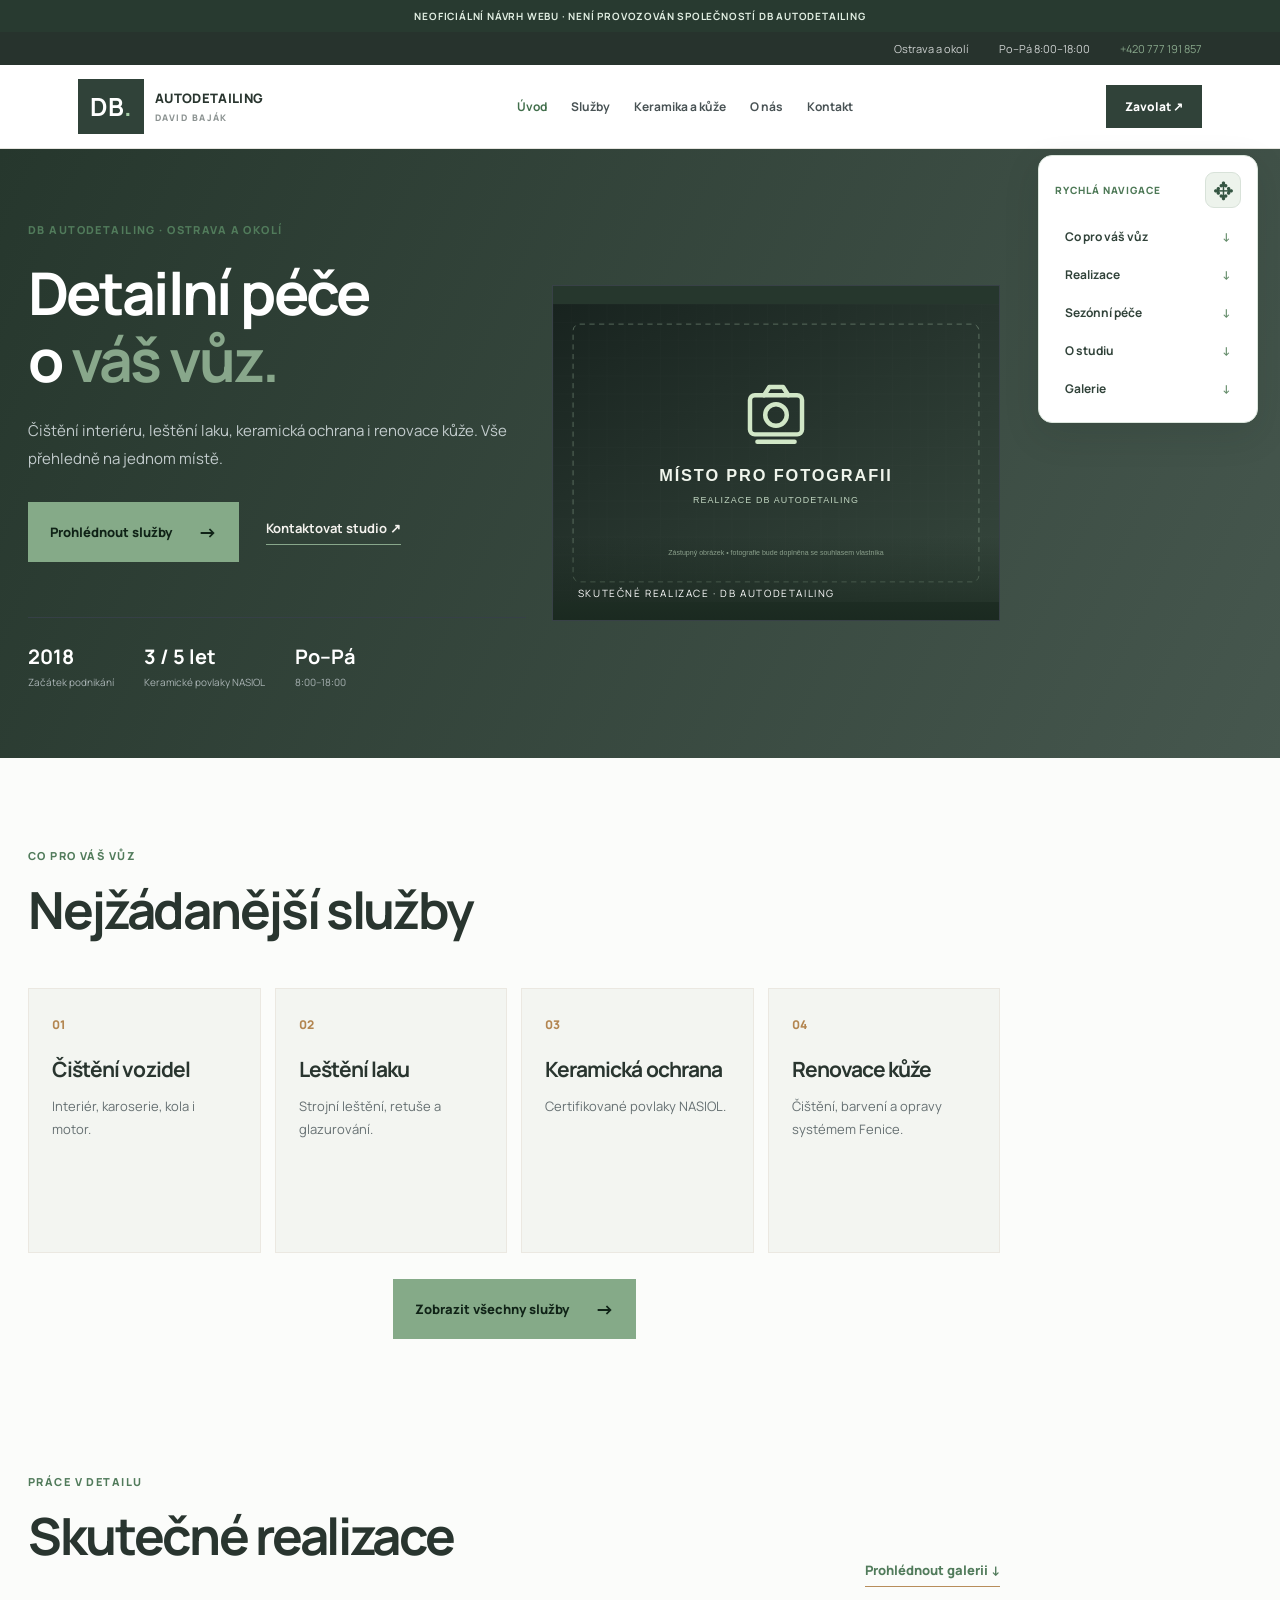
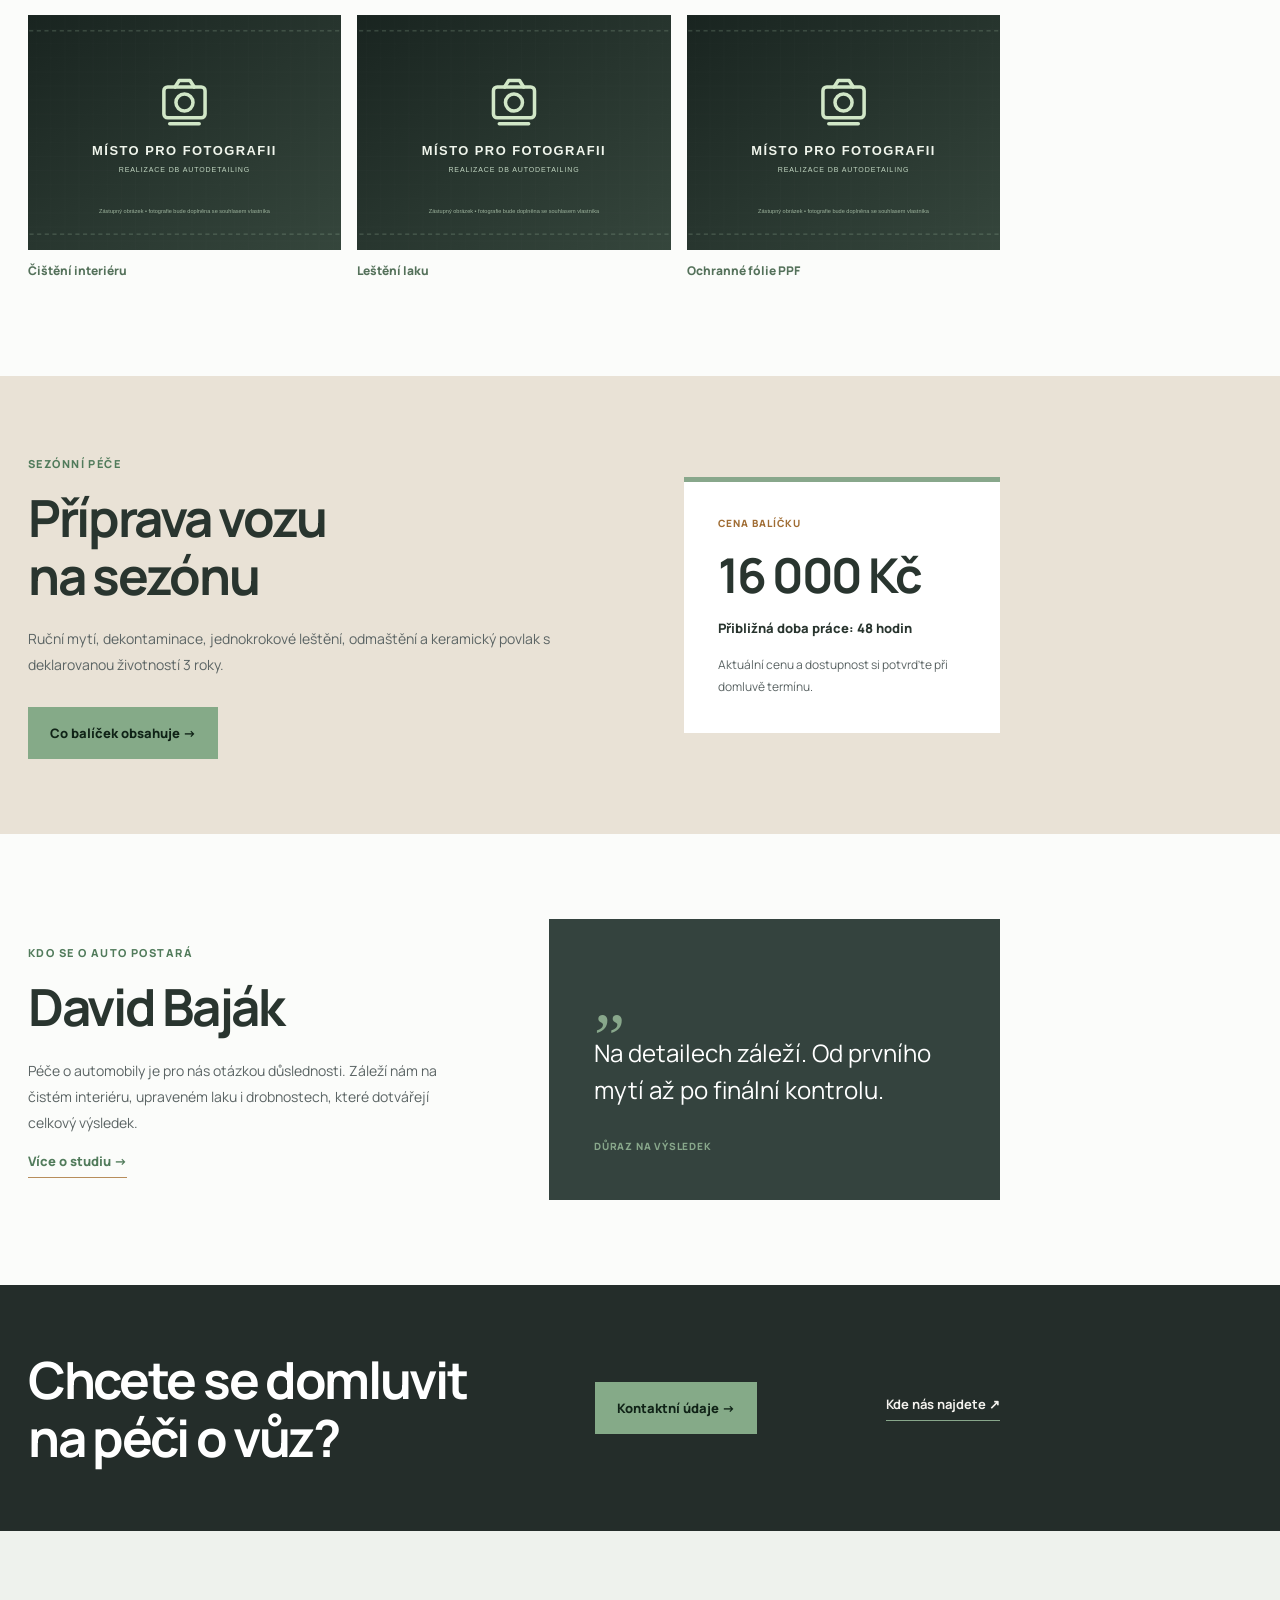
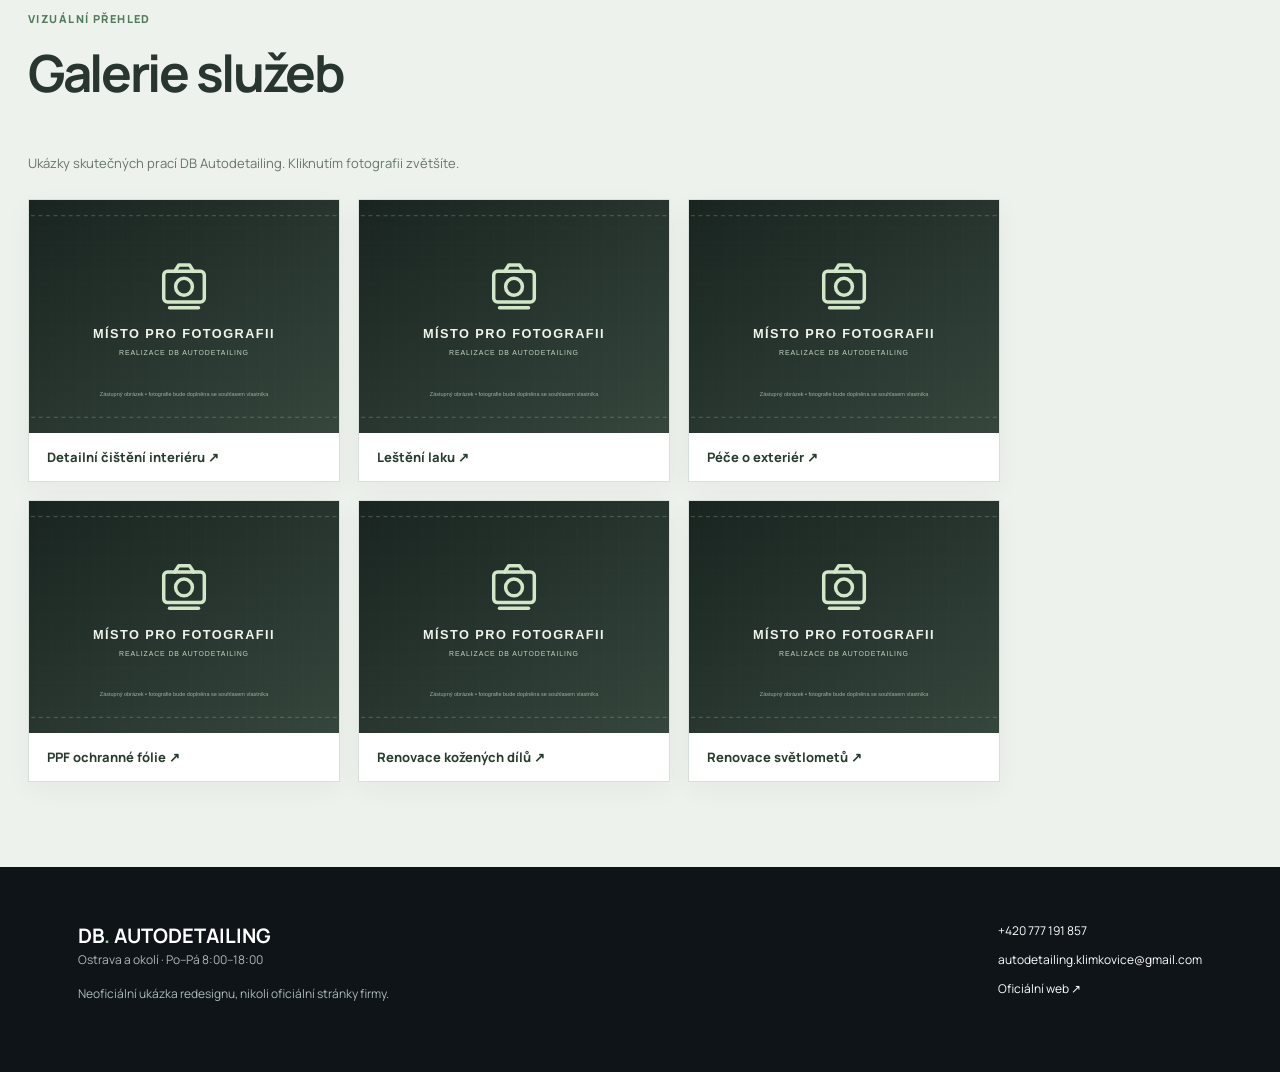
<file: index.html>
<!DOCTYPE html>
<html lang="cs"><head><meta charset="utf-8"/><meta content="width=device-width,initial-scale=1" name="viewport"/><meta content="DB Autodetailing – přehled služeb a péče o vozidla v Ostravě a okolí. Neoficiální návrh webu." name="description"/><title>Úvod | DB Autodetailing – návrh</title><link href="style.css?v=20261019-fix3" rel="stylesheet"/><script defer="" src="script.js?v=20261019-fix3"></script></head><body><div class="notice">NEOFICIÁLNÍ NÁVRH WEBU · NENÍ PROVOZOVÁN SPOLEČNOSTÍ DB AUTODETAILING</div><div class="topline"><span>Ostrava a okolí</span><span>Po–Pá 8:00–18:00</span><a href="tel:+420777191857">+420 777 191 857</a></div><header><a class="brand" href="index.html"><b>DB<span>.</span></b><span>AUTODETAILING<small>DAVID BAJÁK</small></span></a><button aria-controls="nav" aria-expanded="false" class="hamburger">☰ Menu</button><nav id="nav"><a class="active" href="index.html">Úvod</a><a class="" href="sluzby.html">Služby</a><a class="" href="keramika.html">Keramika a kůže</a><a class="" href="o-nas.html">O nás</a><a class="" href="kontakt.html">Kontakt</a></nav><a class="call" href="tel:+420777191857">Zavolat ↗</a></header><main><section class="hero"><div class="wrap hero-grid"><div><span class="eyebrow">DB AUTODETAILING · OSTRAVA A OKOLÍ</span><h1>Detailní péče<br/>o <em>váš vůz.</em></h1><p>Čištění interiéru, leštění laku, keramická ochrana i renovace kůže. Vše přehledně na jednom místě.</p><div class="actions"><a class="btn" href="sluzby.html">Prohlédnout služby <span>→</span></a><a class="subtle" href="kontakt.html">Kontaktovat studio ↗</a></div><div class="facts"><div><b>2018</b><small>Začátek podnikání</small></div><div><b>3 / 5 let</b><small>Keramické povlaky NASIOL</small></div><div><b>Po–Pá</b><small>8:00–18:00</small></div></div></div><div class="hero-art"><img alt="Bílé BMW ve studiu DB Autodetailing" class="hero-photo" fetchpriority="high" src="fotografie/placeholder.svg"/><span class="art-caption">SKUTEČNÉ REALIZACE · DB AUTODETAILING</span></div></div></section><div class="quick-nav-shell wrap"><aside aria-label="Rychlá navigace" class="quick-nav"><div class="quick-nav-heading"><span class="eyebrow">RYCHLÁ NAVIGACE</span><button class="quick-nav-drag" type="button" aria-label="Přesunout rychlou navigaci tažením; dvojklik vrátí původní pozici" title="Tažením přesunout · dvojklik vrátí zpět">✥</button></div><a href="#sluzby-uvod">Co pro váš vůz <span>↓</span></a><a href="#realizace">Realizace <span>↓</span></a><a href="#sezonni-pece">Sezónní péče <span>↓</span></a><a href="#o-studiu">O studiu <span>↓</span></a><a href="#galerie">Galerie <span>↓</span></a></aside></div>
<section class="section wrap" id="sluzby-uvod"><div class="section-head"><div><span class="eyebrow">CO PRO VÁŠ VŮZ</span><h2>Nejžádanější služby</h2></div></div><div class="cards"><article class="card"><span>01</span><h3>Čištění vozidel</h3><p>Interiér, karoserie, kola i motor.</p></article><article class="card"><span>02</span><h3>Leštění laku</h3><p>Strojní leštění, retuše a glazurování.</p></article><article class="card"><span>03</span><h3>Keramická ochrana</h3><p>Certifikované povlaky NASIOL.</p></article><article class="card"><span>04</span><h3>Renovace kůže</h3><p>Čištění, barvení a opravy systémem Fenice.</p></article></div><div class="services-cta"><a class="btn" href="sluzby.html">Zobrazit všechny služby <span>→</span></a></div></section><section class="photo-story section wrap" id="realizace"><div class="section-head"><div><span class="eyebrow">PRÁCE V DETAILU</span><h2>Skutečné realizace</h2></div><a class="text-link" href="#galerie">Prohlédnout galerii ↓</a></div><div class="story-grid"><figure><img alt="Vyčištěný světlý interiér vozu" loading="lazy" src="fotografie/placeholder.svg"/><figcaption>Čištění interiéru</figcaption></figure><figure><img alt="Leštění červeného laku" loading="lazy" src="fotografie/placeholder.svg"/><figcaption>Leštění laku</figcaption></figure><figure><img alt="Ochranná fólie na displeji vozu" loading="lazy" src="fotografie/placeholder.svg"/><figcaption>Ochranné fólie PPF</figcaption></figure></div></section>
<section class="promo" id="sezonni-pece"><div class="wrap promo-grid"><div><span class="eyebrow">SEZÓNNÍ PÉČE</span><h2>Příprava vozu<br/>na sezónu</h2><p>Ruční mytí, dekontaminace, jednokrokové leštění, odmaštění a keramický povlak s deklarovanou životností 3 roky.</p><a class="btn light" href="keramika.html#balicek">Co balíček obsahuje →</a></div><div class="price"><small>CENA BALÍČKU</small><strong>16 000 Kč</strong><span>Přibližná doba práce: 48 hodin</span><p>Aktuální cenu a dostupnost si potvrďte při domluvě termínu.</p></div></div></section>
<section class="section wrap about-short" id="o-studiu"><div><span class="eyebrow">KDO SE O AUTO POSTARÁ</span><h2>David Baják</h2><p>Péče o automobily je pro nás otázkou důslednosti. Záleží nám na čistém interiéru, upraveném laku i drobnostech, které dotvářejí celkový výsledek.</p><a class="text-link" href="o-nas.html">Více o studiu →</a></div><div class="quote"><span>„</span><p>Na detailech záleží. Od prvního mytí až po finální kontrolu.</p><small>DŮRAZ NA VÝSLEDEK</small></div></section><section class="bottom-cta"><div class="wrap"><h2>Chcete se domluvit<br/>na péči o vůz?</h2><a class="btn" href="kontakt.html">Kontaktní údaje →</a><a class="subtle" href="kontakt.html#mapa">Kde nás najdete ↗</a></div></section><section class="gallery-section section wrap" id="galerie"><div class="section-head"><div><span class="eyebrow">VIZUÁLNÍ PŘEHLED</span><h2>Galerie služeb</h2></div></div><p class="gallery-note">Ukázky skutečných prací DB Autodetailing. Kliknutím fotografii zvětšíte.</p><div class="gallery-grid"><button aria-label="Zvětšit: Detailní čištění interiéru" class="gallery-item" data-gallery="0" type="button"><img alt="Detailní čištění interiéru" loading="lazy" src="fotografie/placeholder.svg"/><span>Detailní čištění interiéru ↗</span></button><button aria-label="Zvětšit: Leštění laku" class="gallery-item" data-gallery="1" type="button"><img alt="Leštění laku" loading="lazy" src="fotografie/placeholder.svg"/><span>Leštění laku ↗</span></button><button aria-label="Zvětšit: Péče o exteriér" class="gallery-item" data-gallery="2" type="button"><img alt="Péče o exteriér" loading="lazy" src="fotografie/placeholder.svg"/><span>Péče o exteriér ↗</span></button><button aria-label="Zvětšit: PPF ochranné fólie" class="gallery-item" data-gallery="3" type="button"><img alt="PPF ochranné fólie" loading="lazy" src="fotografie/placeholder.svg"/><span>PPF ochranné fólie ↗</span></button><button aria-label="Zvětšit: Renovace kožených dílů" class="gallery-item" data-gallery="4" type="button"><img alt="Renovace kožených dílů" loading="lazy" src="fotografie/placeholder.svg"/><span>Renovace kožených dílů ↗</span></button><button aria-label="Zvětšit: Renovace světlometů" class="gallery-item" data-gallery="5" type="button"><img alt="Renovace světlometů" loading="lazy" src="fotografie/placeholder.svg"/><span>Renovace světlometů ↗</span></button></div></section><dialog aria-label="Prohlížení galerie" class="gallery-dialog" id="gallery-dialog"><div class="gallery-view"><img alt="" id="gallery-large"/><p id="gallery-caption"></p><div class="gallery-controls"><button aria-label="Předchozí obrázek" id="gallery-prev" type="button">← Předchozí</button><span class="gallery-count" id="gallery-count"></span><button aria-label="Další obrázek" id="gallery-next" type="button">Další →</button><button aria-label="Zavřít galerii" class="close-gallery" id="gallery-close" type="button">✕ Zavřít</button></div></div></dialog></main><footer><div><strong>DB<span class="accent">.</span> AUTODETAILING</strong><p>Ostrava a okolí · Po–Pá 8:00–18:00</p><p>Neoficiální ukázka redesignu, nikoli oficiální stránky firmy.</p></div><div><a href="tel:+420777191857">+420 777 191 857</a><a href="mailto:autodetailing.klimkovice@gmail.com">autodetailing.klimkovice@gmail.com</a><a href="https://dbautodetailing.webnode.cz/" rel="noopener" target="_blank">Oficiální web ↗</a></div></footer></body></html>
</file>
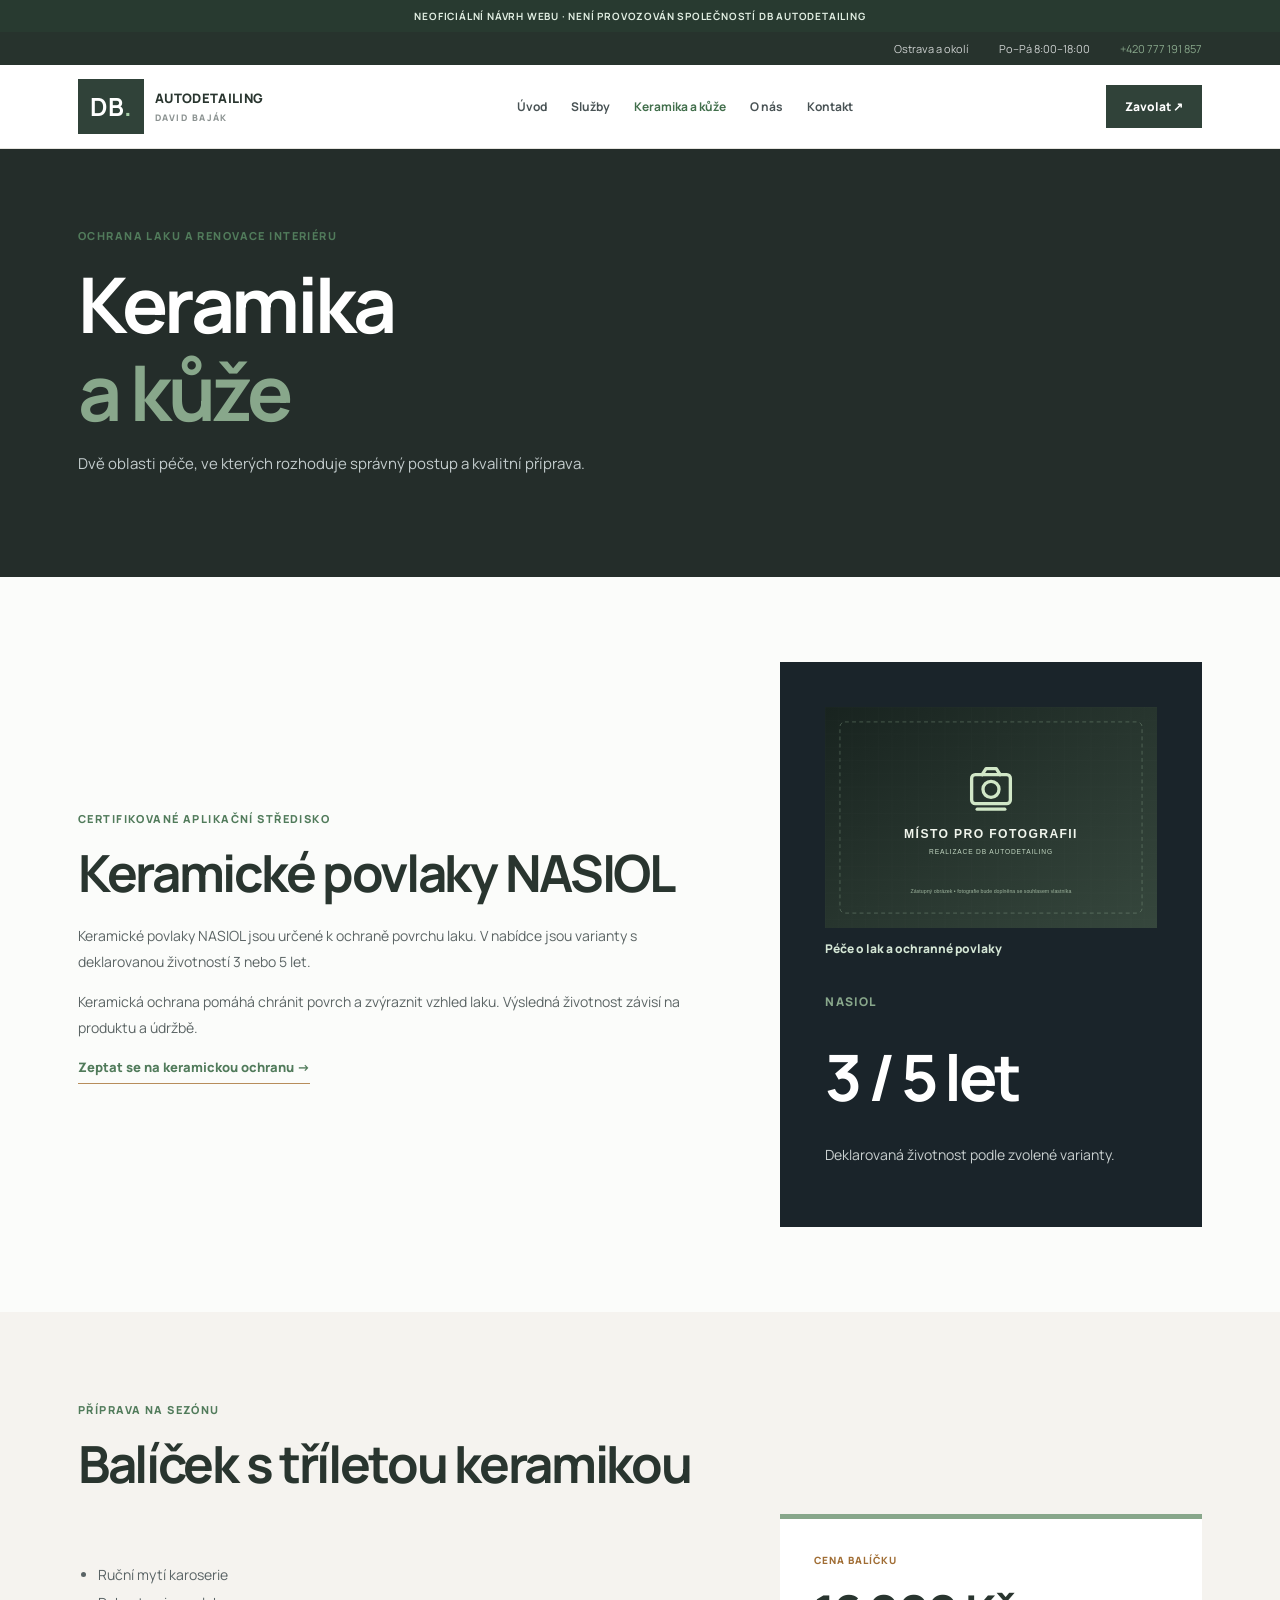
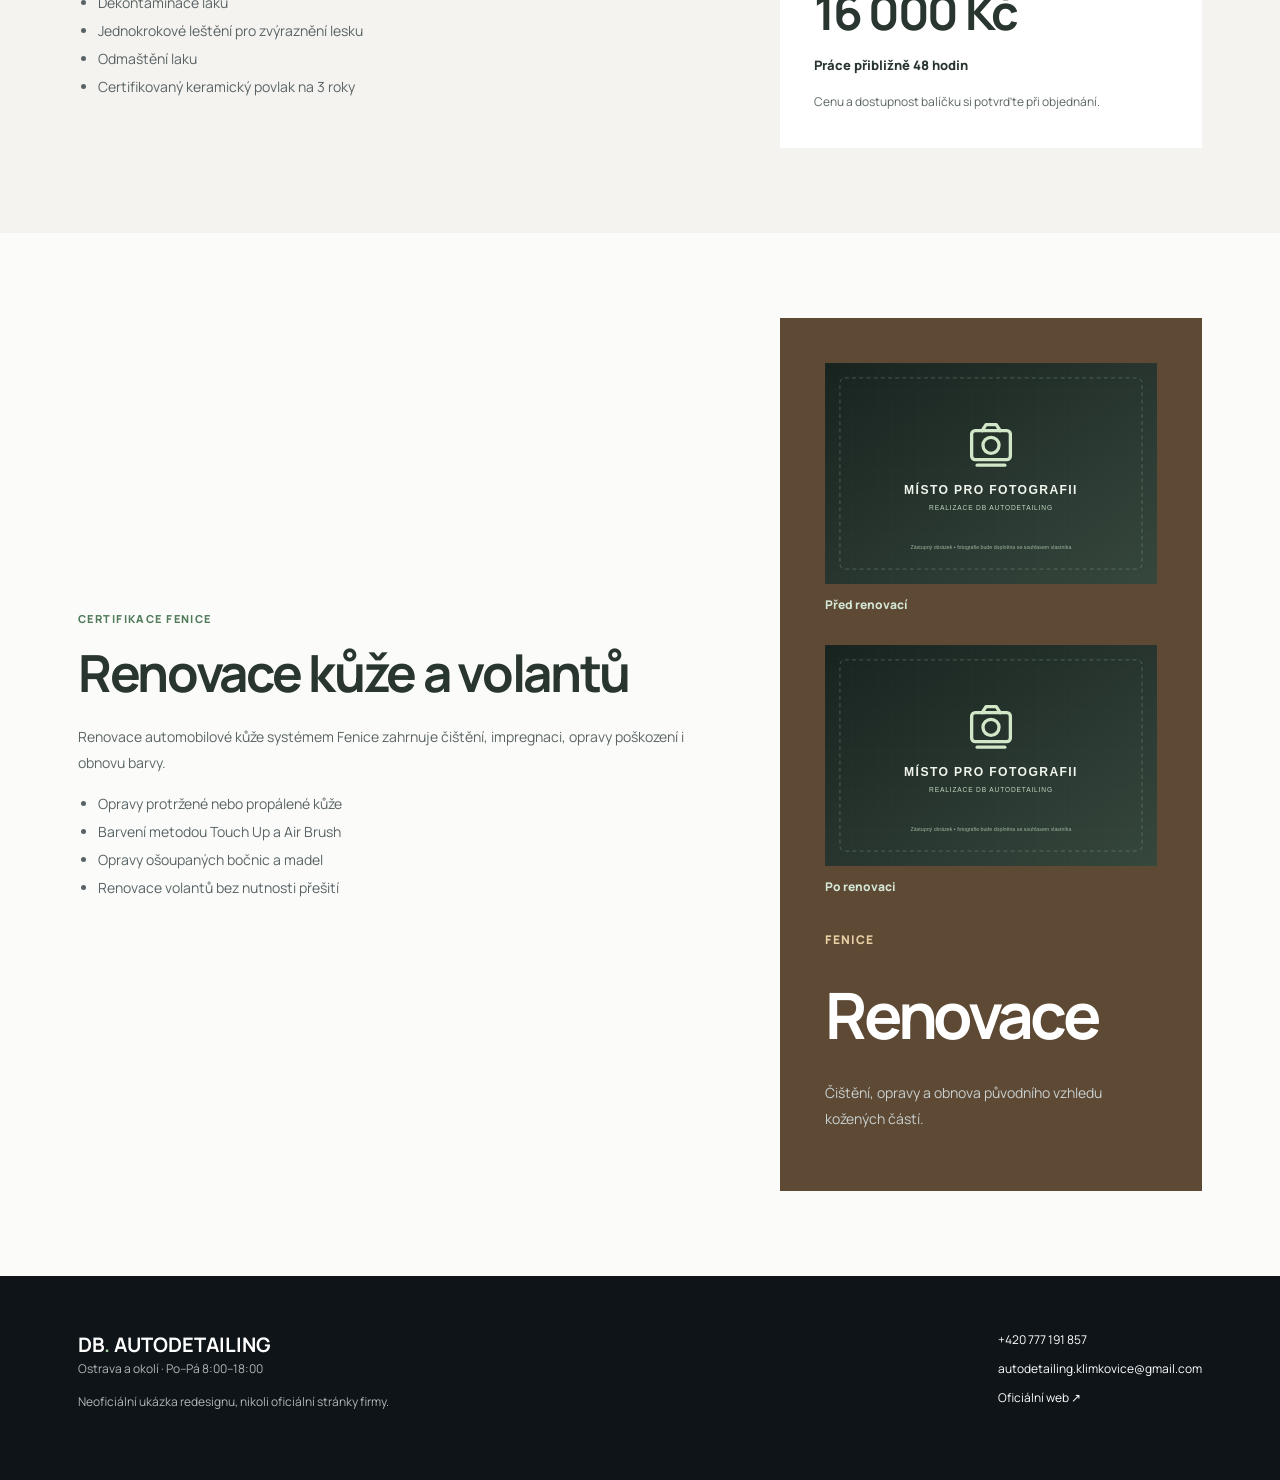
<file: keramika.html>
<!DOCTYPE html>
<html lang="cs"><head><meta charset="utf-8"/><meta content="width=device-width,initial-scale=1" name="viewport"/><meta content="DB Autodetailing – přehled služeb a péče o vozidla v Ostravě a okolí. Neoficiální návrh webu." name="description"/><title>Keramika a kůže | DB Autodetailing – návrh</title><link href="style.css" rel="stylesheet"/><script defer="" src="script.js"></script></head><body><div class="notice">NEOFICIÁLNÍ NÁVRH WEBU · NENÍ PROVOZOVÁN SPOLEČNOSTÍ DB AUTODETAILING</div><div class="topline"><span>Ostrava a okolí</span><span>Po–Pá 8:00–18:00</span><a href="tel:+420777191857">+420 777 191 857</a></div><header><a class="brand" href="index.html"><b>DB<span>.</span></b><span>AUTODETAILING<small>DAVID BAJÁK</small></span></a><button aria-controls="nav" aria-expanded="false" class="hamburger">☰ Menu</button><nav id="nav"><a class="" href="index.html">Úvod</a><a class="" href="sluzby.html">Služby</a><a class="active" href="keramika.html">Keramika a kůže</a><a class="" href="o-nas.html">O nás</a><a class="" href="kontakt.html">Kontakt</a></nav><a class="call" href="tel:+420777191857">Zavolat ↗</a></header><main><section class="page-hero"><div class="wrap"><span class="eyebrow">OCHRANA LAKU A RENOVACE INTERIÉRU</span><h1>Keramika<br/><em>a kůže</em></h1><p>Dvě oblasti péče, ve kterých rozhoduje správný postup a kvalitní příprava.</p></div></section><section class="section wrap split"><div><span class="eyebrow">CERTIFIKOVANÉ APLIKAČNÍ STŘEDISKO</span><h2>Keramické povlaky NASIOL</h2><p>Keramické povlaky NASIOL jsou určené k ochraně povrchu laku. V nabídce jsou varianty s deklarovanou životností 3 nebo 5 let.</p><p>Keramická ochrana pomáhá chránit povrch a zvýraznit vzhled laku. Výsledná životnost závisí na produktu a údržbě.</p><a class="text-link" href="kontakt.html">Zeptat se na keramickou ochranu →</a></div><aside class="feature-box"><figure class="inline-photo"><img alt="Detail laku vozidla při péči o povrch" loading="lazy" src="fotografie/placeholder.svg"/><figcaption>Péče o lak a ochranné povlaky</figcaption></figure><span>NASIOL</span><strong>3 / 5 let</strong><p>Deklarovaná životnost podle zvolené varianty.</p></aside></section><section class="section alt" id="balicek"><div class="wrap"><span class="eyebrow">PŘÍPRAVA NA SEZÓNU</span><h2>Balíček s tříletou keramikou</h2><div class="split"><ul class="checklist"><li>Ruční mytí karoserie</li><li>Dekontaminace laku</li><li>Jednokrokové leštění pro zvýraznění lesku</li><li>Odmaštění laku</li><li>Certifikovaný keramický povlak na 3 roky</li></ul><div class="price pale"><small>CENA BALÍČKU</small><strong>16 000 Kč</strong><span>Práce přibližně 48 hodin</span><p>Cenu a dostupnost balíčku si potvrďte při objednání.</p></div></div></div></section><section class="section wrap split" id="kuze"><div><span class="eyebrow">CERTIFIKACE FENICE</span><h2>Renovace kůže a volantů</h2><p>Renovace automobilové kůže systémem Fenice zahrnuje čištění, impregnaci, opravy poškození i obnovu barvy.</p><ul class="checklist"><li>Opravy protržené nebo propálené kůže</li><li>Barvení metodou Touch Up a Air Brush</li><li>Opravy ošoupaných bočnic a madel</li><li>Renovace volantů bez nutnosti přešití</li></ul></div><aside class="feature-box warm"><figure class="inline-photo"><img alt="Kožený díl BMW před renovací" loading="lazy" src="fotografie/placeholder.svg"/><figcaption>Před renovací</figcaption></figure><figure class="inline-photo"><img alt="Kožený díl BMW po renovaci" loading="lazy" src="fotografie/placeholder.svg"/><figcaption>Po renovaci</figcaption></figure><span>FENICE</span><strong>Renovace</strong><p>Čištění, opravy a obnova původního vzhledu kožených částí.</p></aside></section></main><footer><div><strong>DB<span class="accent">.</span> AUTODETAILING</strong><p>Ostrava a okolí · Po–Pá 8:00–18:00</p><p>Neoficiální ukázka redesignu, nikoli oficiální stránky firmy.</p></div><div><a href="tel:+420777191857">+420 777 191 857</a><a href="mailto:autodetailing.klimkovice@gmail.com">autodetailing.klimkovice@gmail.com</a><a href="https://dbautodetailing.webnode.cz/" rel="noopener" target="_blank">Oficiální web ↗</a></div></footer></body></html>
</file>
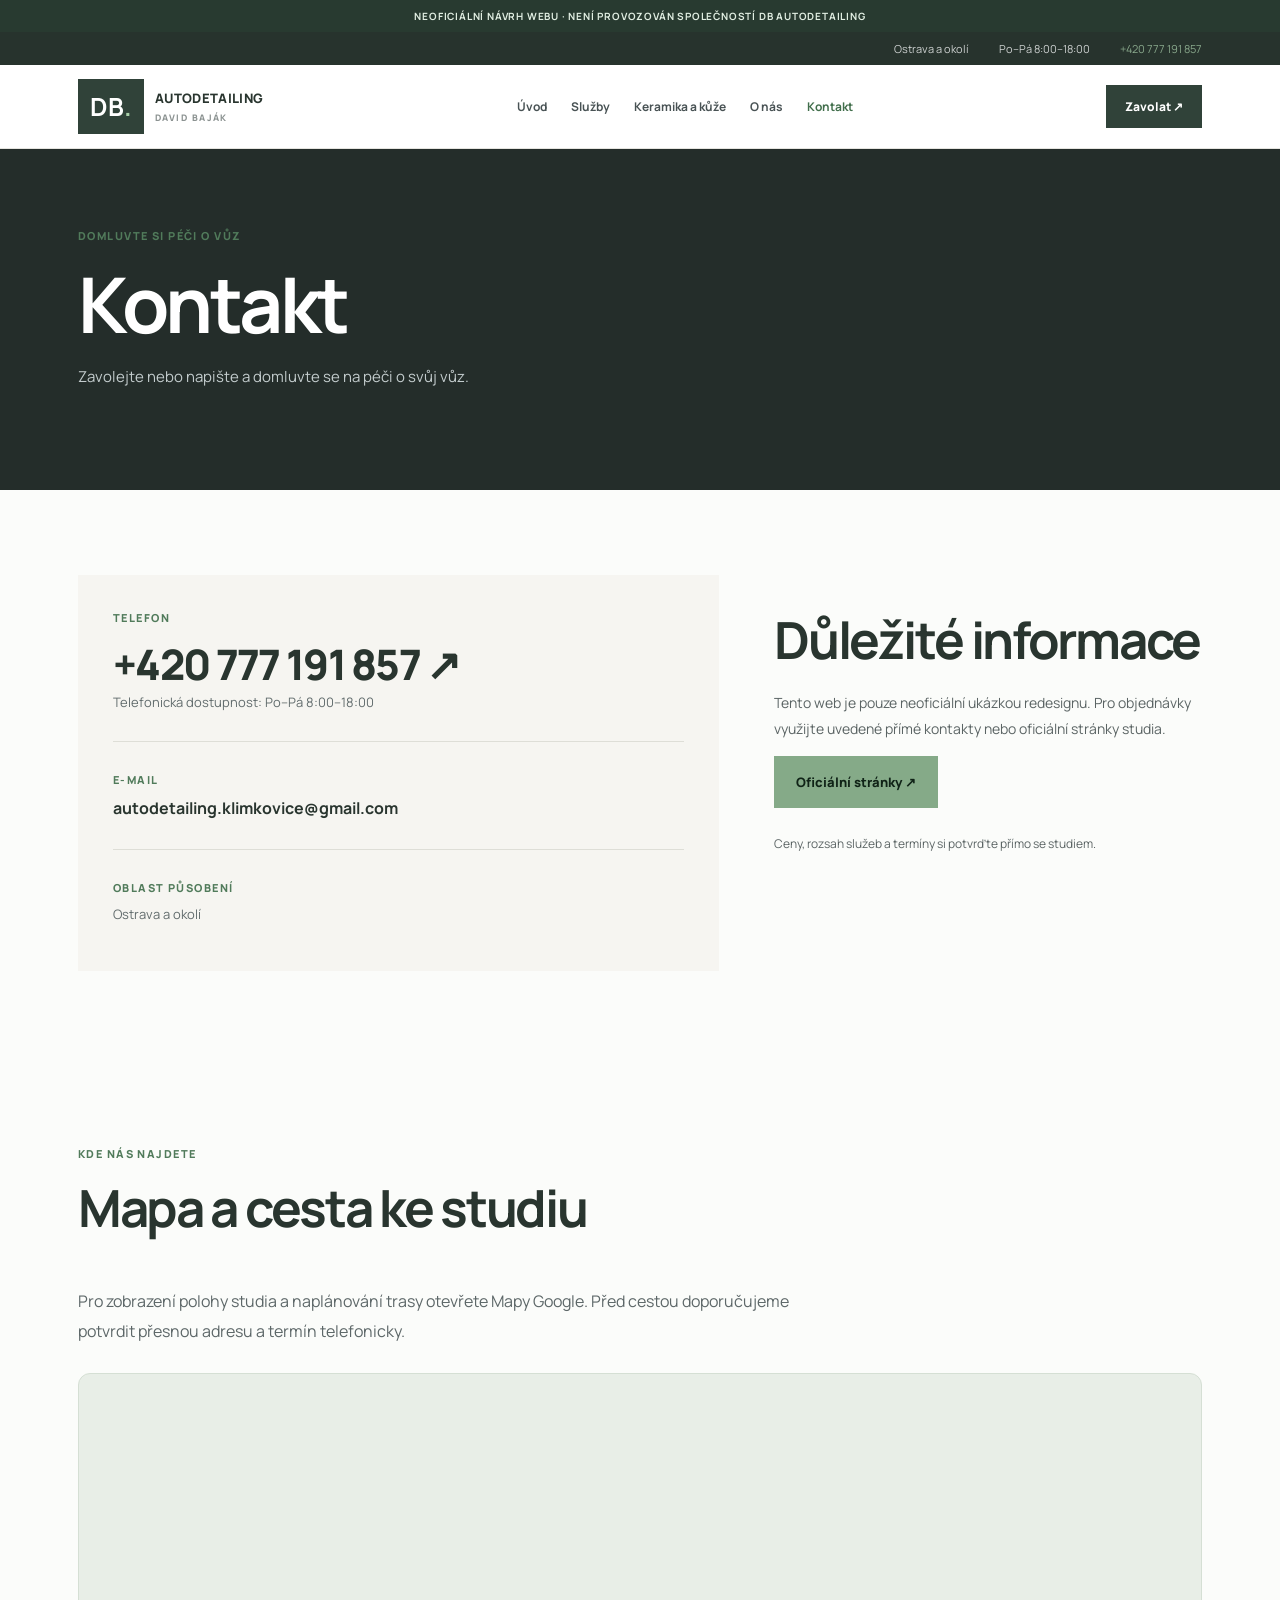
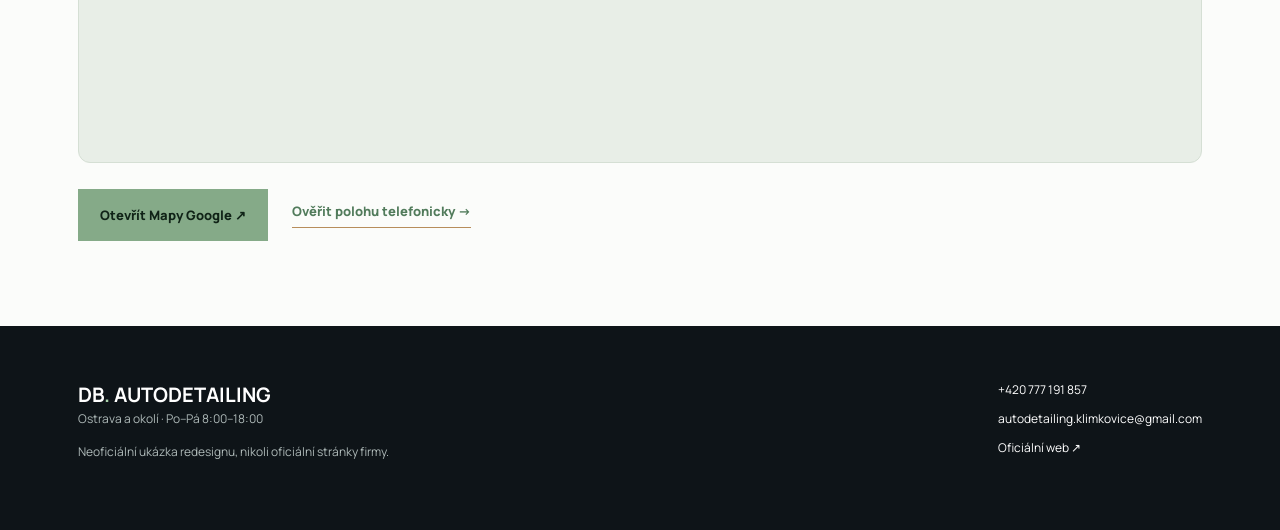
<file: kontakt.html>
<!DOCTYPE html>
<html lang="cs"><head><meta charset="utf-8"/><meta content="width=device-width,initial-scale=1" name="viewport"/><meta content="DB Autodetailing – přehled služeb a péče o vozidla v Ostravě a okolí. Neoficiální návrh webu." name="description"/><title>Kontakt | DB Autodetailing – návrh</title><link href="style.css" rel="stylesheet"/><script defer="" src="script.js"></script></head><body><div class="notice">NEOFICIÁLNÍ NÁVRH WEBU · NENÍ PROVOZOVÁN SPOLEČNOSTÍ DB AUTODETAILING</div><div class="topline"><span>Ostrava a okolí</span><span>Po–Pá 8:00–18:00</span><a href="tel:+420777191857">+420 777 191 857</a></div><header><a class="brand" href="index.html"><b>DB<span>.</span></b><span>AUTODETAILING<small>DAVID BAJÁK</small></span></a><button aria-controls="nav" aria-expanded="false" class="hamburger">☰ Menu</button><nav id="nav"><a class="" href="index.html">Úvod</a><a class="" href="sluzby.html">Služby</a><a class="" href="keramika.html">Keramika a kůže</a><a class="" href="o-nas.html">O nás</a><a class="active" href="kontakt.html">Kontakt</a></nav><a class="call" href="tel:+420777191857">Zavolat ↗</a></header><main><section class="page-hero"><div class="wrap"><span class="eyebrow">DOMLUVTE SI PÉČI O VŮZ</span><h1>Kontakt</h1><p>Zavolejte nebo napište a domluvte se na péči o svůj vůz.</p></div></section><section class="section wrap contact-grid"><div class="contact-panel"><span class="eyebrow">TELEFON</span><a class="contact-big" href="tel:+420777191857">+420 777 191 857 ↗</a><p>Telefonická dostupnost: Po–Pá 8:00–18:00</p><hr/><span class="eyebrow">E-MAIL</span><a class="contact-email" href="mailto:autodetailing.klimkovice@gmail.com">autodetailing.klimkovice@gmail.com</a><hr/><span class="eyebrow">OBLAST PŮSOBENÍ</span><p>Ostrava a okolí</p></div><aside class="contact-aside"><h2>Důležité informace</h2><p>Tento web je pouze neoficiální ukázkou redesignu. Pro objednávky využijte uvedené přímé kontakty nebo oficiální stránky studia.</p><a class="btn" href="https://dbautodetailing.webnode.cz/" rel="noopener noreferrer" target="_blank">Oficiální stránky ↗</a><p class="fine">Ceny, rozsah služeb a termíny si potvrďte přímo se studiem.</p></aside></section><section class="section wrap location-section" id="mapa"><div class="section-head"><div><span class="eyebrow">KDE NÁS NAJDETE</span><h2>Mapa a cesta ke studiu</h2></div></div><p class="maxp">Pro zobrazení polohy studia a naplánování trasy otevřete Mapy Google. Před cestou doporučujeme potvrdit přesnou adresu a termín telefonicky.</p><div class="map-frame"><iframe allowfullscreen="" loading="lazy" referrerpolicy="no-referrer-when-downgrade" src="https://www.google.com/maps?q=DB%20Autodetailing%2C%20Z%C3%A1humenn%C3%AD%202034/103%2C%20708%2000%20Ostrava-Poruba&amp;z=17&amp;output=embed" title="Google Mapy – DB Autodetailing, Záhumenní 2034/103, Ostrava-Poruba"></iframe></div><div class="map-actions"><a class="btn" href="https://www.google.com/maps/search/?api=1&amp;query=DB%20Autodetailing%2C%20Z%C3%A1humenn%C3%AD%202034/103%2C%20708%2000%20Ostrava-Poruba" rel="noopener noreferrer" target="_blank">Otevřít Mapy Google ↗</a><a class="text-link" href="tel:+420777191857">Ověřit polohu telefonicky →</a></div></section></main><footer><div><strong>DB<span class="accent">.</span> AUTODETAILING</strong><p>Ostrava a okolí · Po–Pá 8:00–18:00</p><p>Neoficiální ukázka redesignu, nikoli oficiální stránky firmy.</p></div><div><a href="tel:+420777191857">+420 777 191 857</a><a href="mailto:autodetailing.klimkovice@gmail.com">autodetailing.klimkovice@gmail.com</a><a href="https://dbautodetailing.webnode.cz/" rel="noopener" target="_blank">Oficiální web ↗</a></div></footer></body></html>
</file>
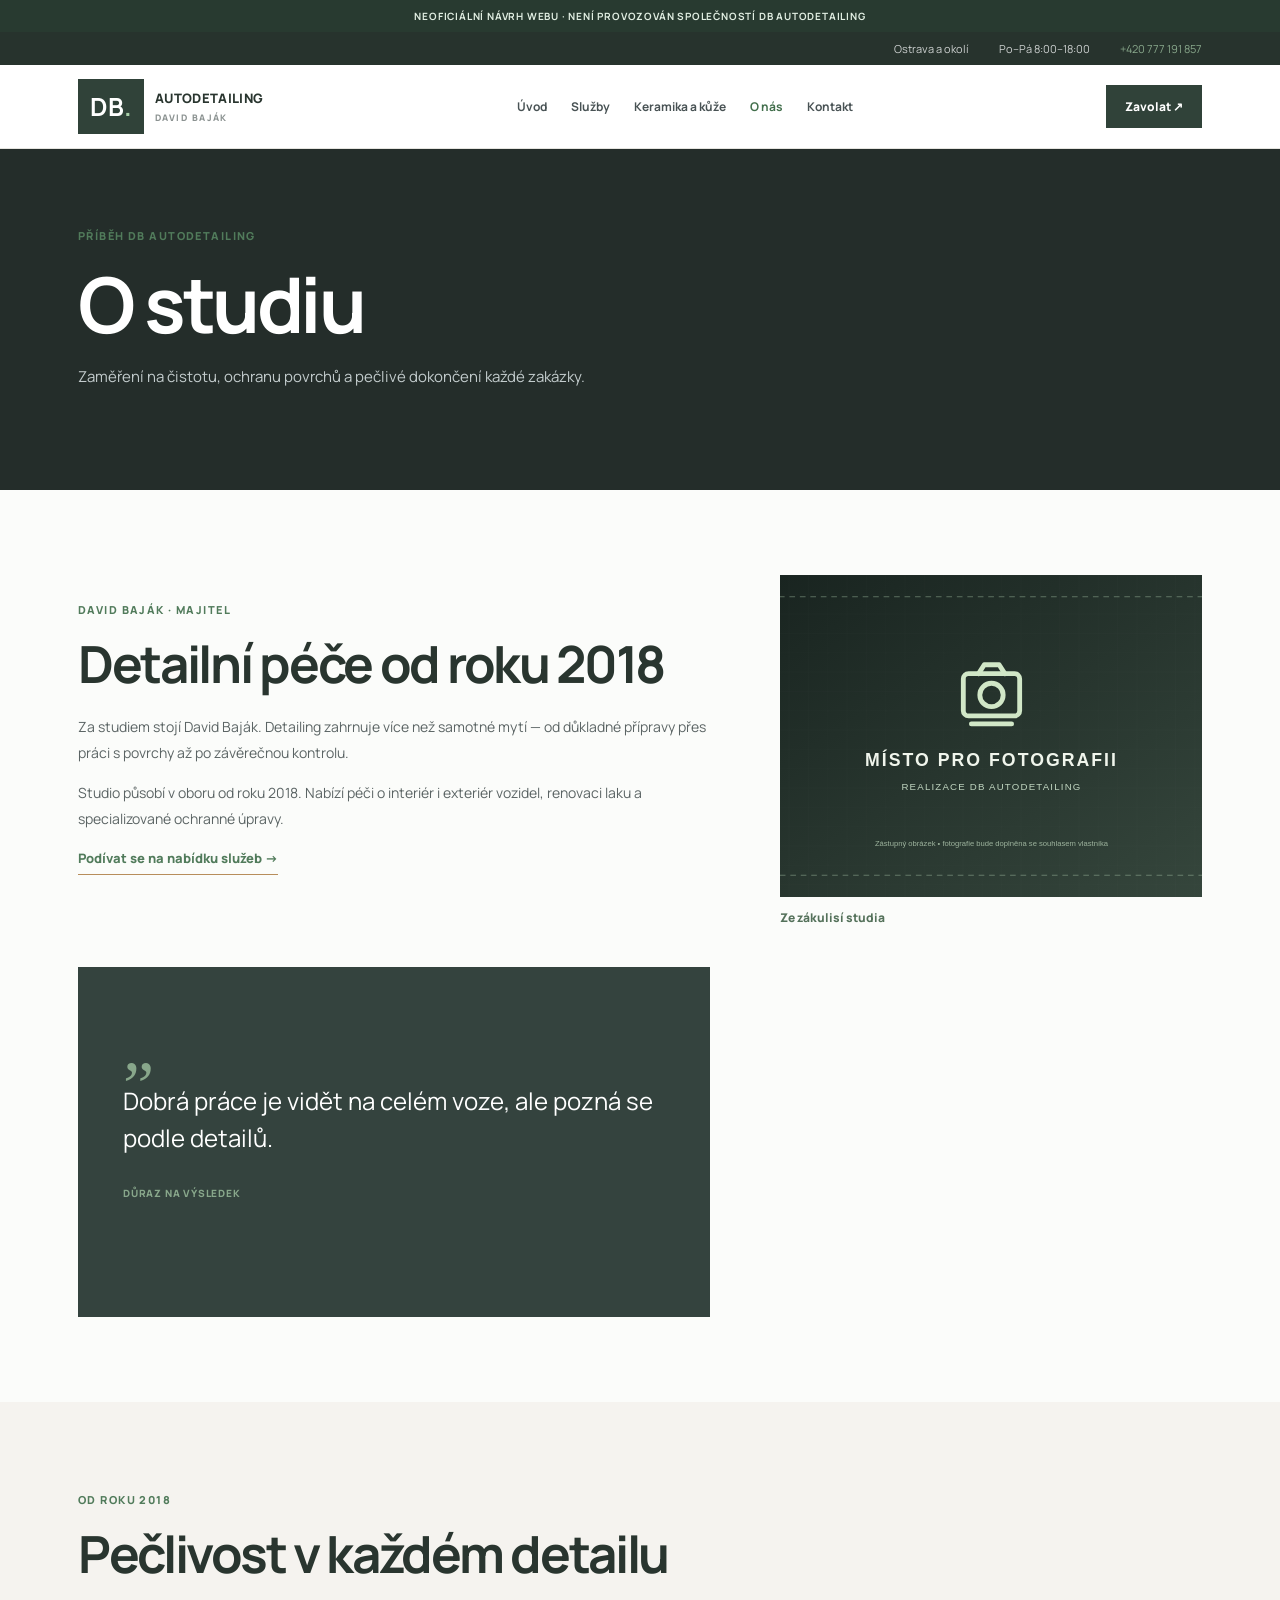
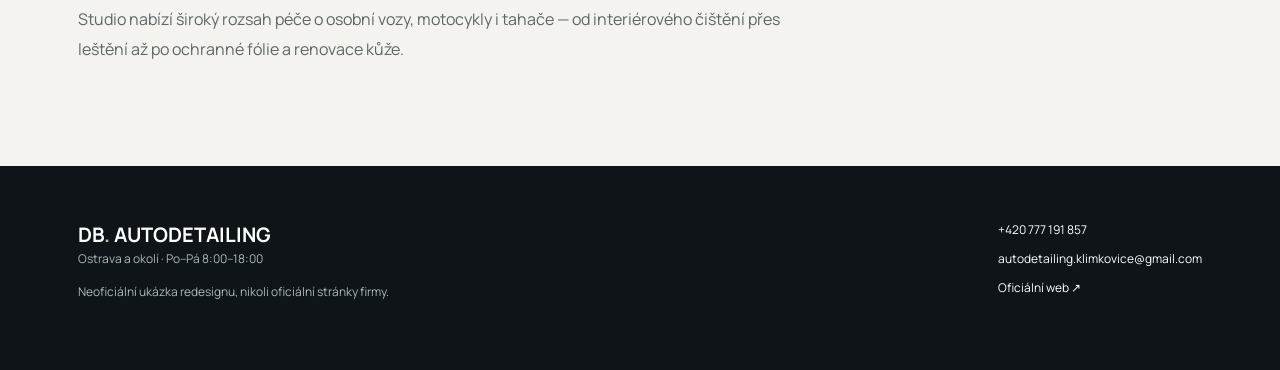
<file: o-nas.html>
<!DOCTYPE html>
<html lang="cs"><head><meta charset="utf-8"/><meta content="width=device-width,initial-scale=1" name="viewport"/><meta content="DB Autodetailing – přehled služeb a péče o vozidla v Ostravě a okolí. Neoficiální návrh webu." name="description"/><title>O studiu | DB Autodetailing – návrh</title><link href="style.css" rel="stylesheet"/><script defer="" src="script.js"></script></head><body><div class="notice">NEOFICIÁLNÍ NÁVRH WEBU · NENÍ PROVOZOVÁN SPOLEČNOSTÍ DB AUTODETAILING</div><div class="topline"><span>Ostrava a okolí</span><span>Po–Pá 8:00–18:00</span><a href="tel:+420777191857">+420 777 191 857</a></div><header><a class="brand" href="index.html"><b>DB<span>.</span></b><span>AUTODETAILING<small>DAVID BAJÁK</small></span></a><button aria-controls="nav" aria-expanded="false" class="hamburger">☰ Menu</button><nav id="nav"><a class="" href="index.html">Úvod</a><a class="" href="sluzby.html">Služby</a><a class="" href="keramika.html">Keramika a kůže</a><a class="active" href="o-nas.html">O nás</a><a class="" href="kontakt.html">Kontakt</a></nav><a class="call" href="tel:+420777191857">Zavolat ↗</a></header><main><section class="page-hero"><div class="wrap"><span class="eyebrow">PŘÍBĚH DB AUTODETAILING</span><h1>O studiu</h1><p>Zaměření na čistotu, ochranu povrchů a pečlivé dokončení každé zakázky.</p></div></section><section class="section wrap split"><div><span class="eyebrow">DAVID BAJÁK · MAJITEL</span><h2>Detailní péče od roku 2018</h2><p>Za studiem stojí David Baják. Detailing zahrnuje více než samotné mytí — od důkladné přípravy přes práci s povrchy až po závěrečnou kontrolu.</p><p>Studio působí v oboru od roku 2018. Nabízí péči o interiér i exteriér vozidel, renovaci laku a specializované ochranné úpravy.</p><a class="text-link" href="sluzby.html">Podívat se na nabídku služeb →</a></div><figure class="about-photo"><img alt="Fotografie ze studia DB Autodetailing" loading="lazy" src="fotografie/placeholder.svg"/><figcaption>Ze zákulisí studia</figcaption></figure><div class="quote big"><span>„</span><p>Dobrá práce je vidět na celém voze, ale pozná se podle detailů.</p><small>DŮRAZ NA VÝSLEDEK</small></div></section><section class="section alt"><div class="wrap"><span class="eyebrow">OD ROKU 2018</span><h2>Pečlivost v každém detailu</h2><p class="maxp">Studio nabízí široký rozsah péče o osobní vozy, motocykly i tahače — od interiérového čištění přes leštění až po ochranné fólie a renovace kůže.</p></div></section></main><footer><div><strong>DB<span class="accent">.</span> AUTODETAILING</strong><p>Ostrava a okolí · Po–Pá 8:00–18:00</p><p>Neoficiální ukázka redesignu, nikoli oficiální stránky firmy.</p></div><div><a href="tel:+420777191857">+420 777 191 857</a><a href="mailto:autodetailing.klimkovice@gmail.com">autodetailing.klimkovice@gmail.com</a><a href="https://dbautodetailing.webnode.cz/" rel="noopener" target="_blank">Oficiální web ↗</a></div></footer></body></html>
</file>
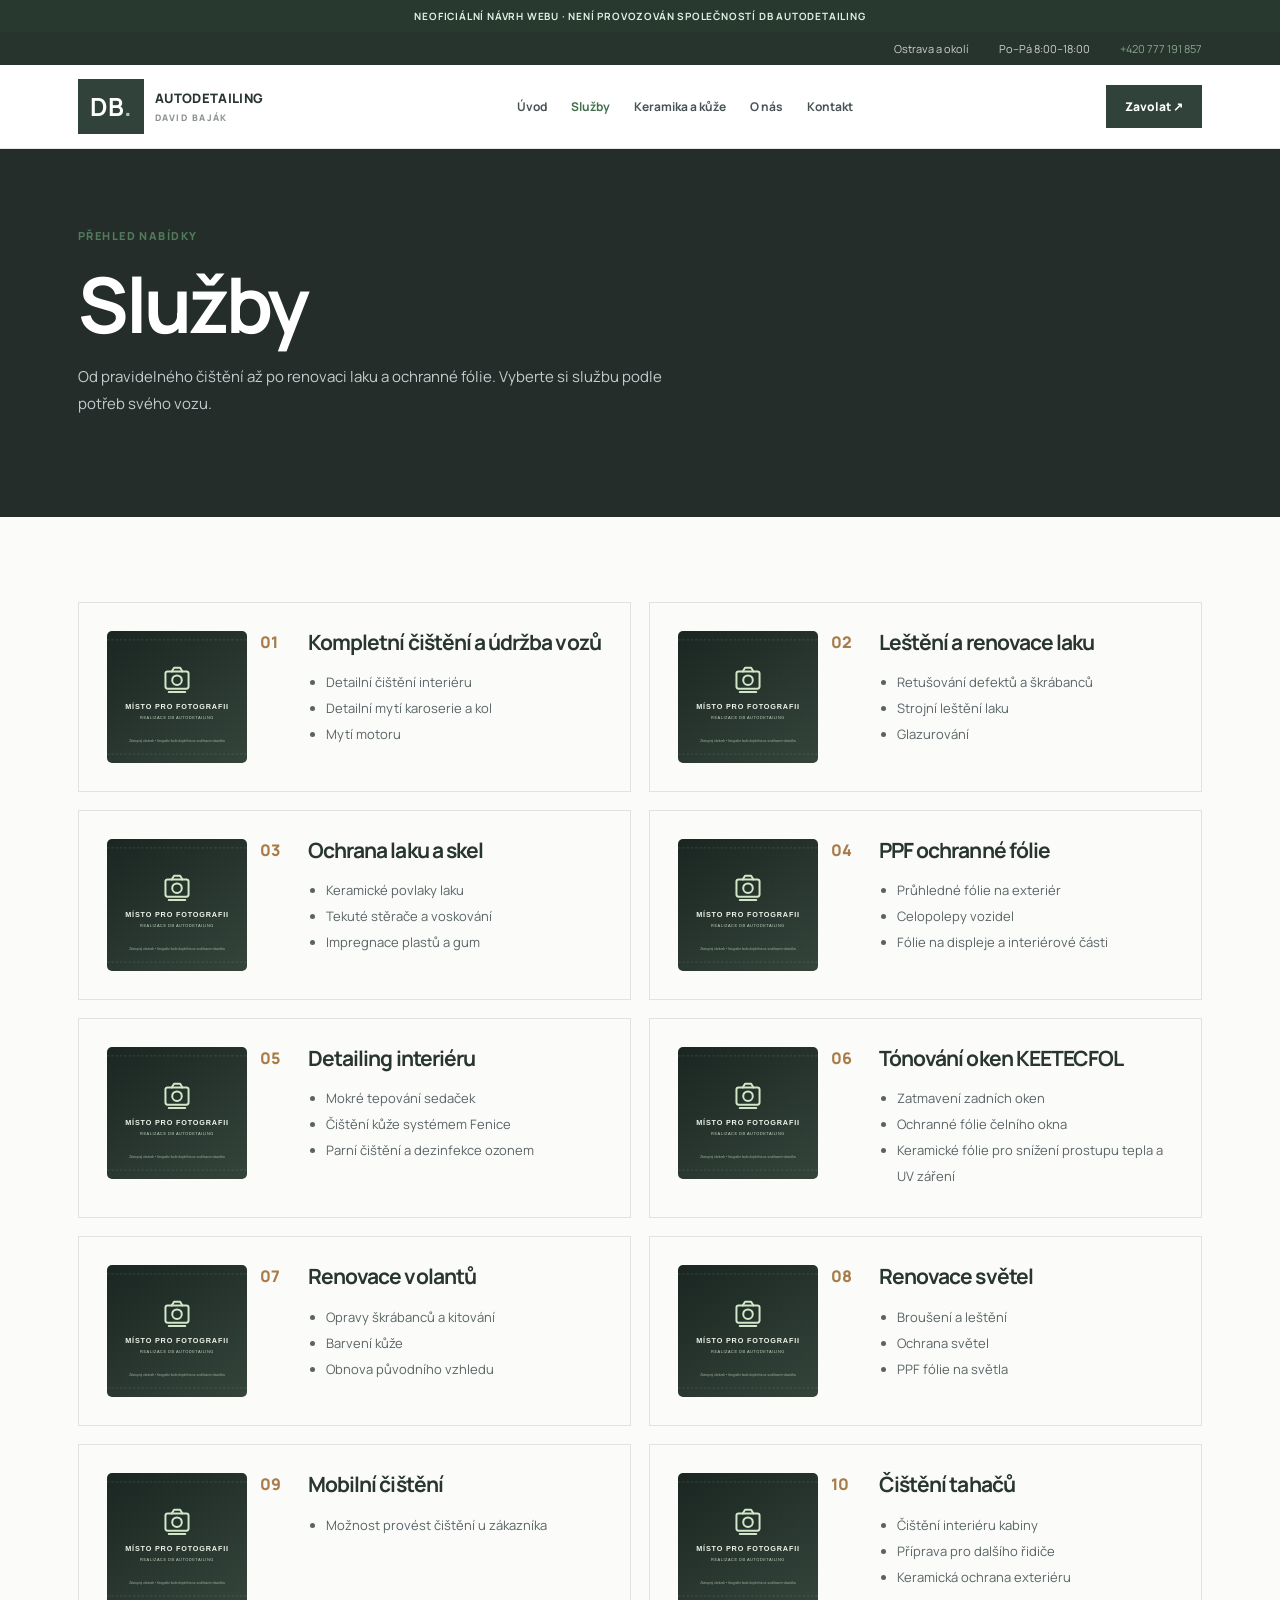
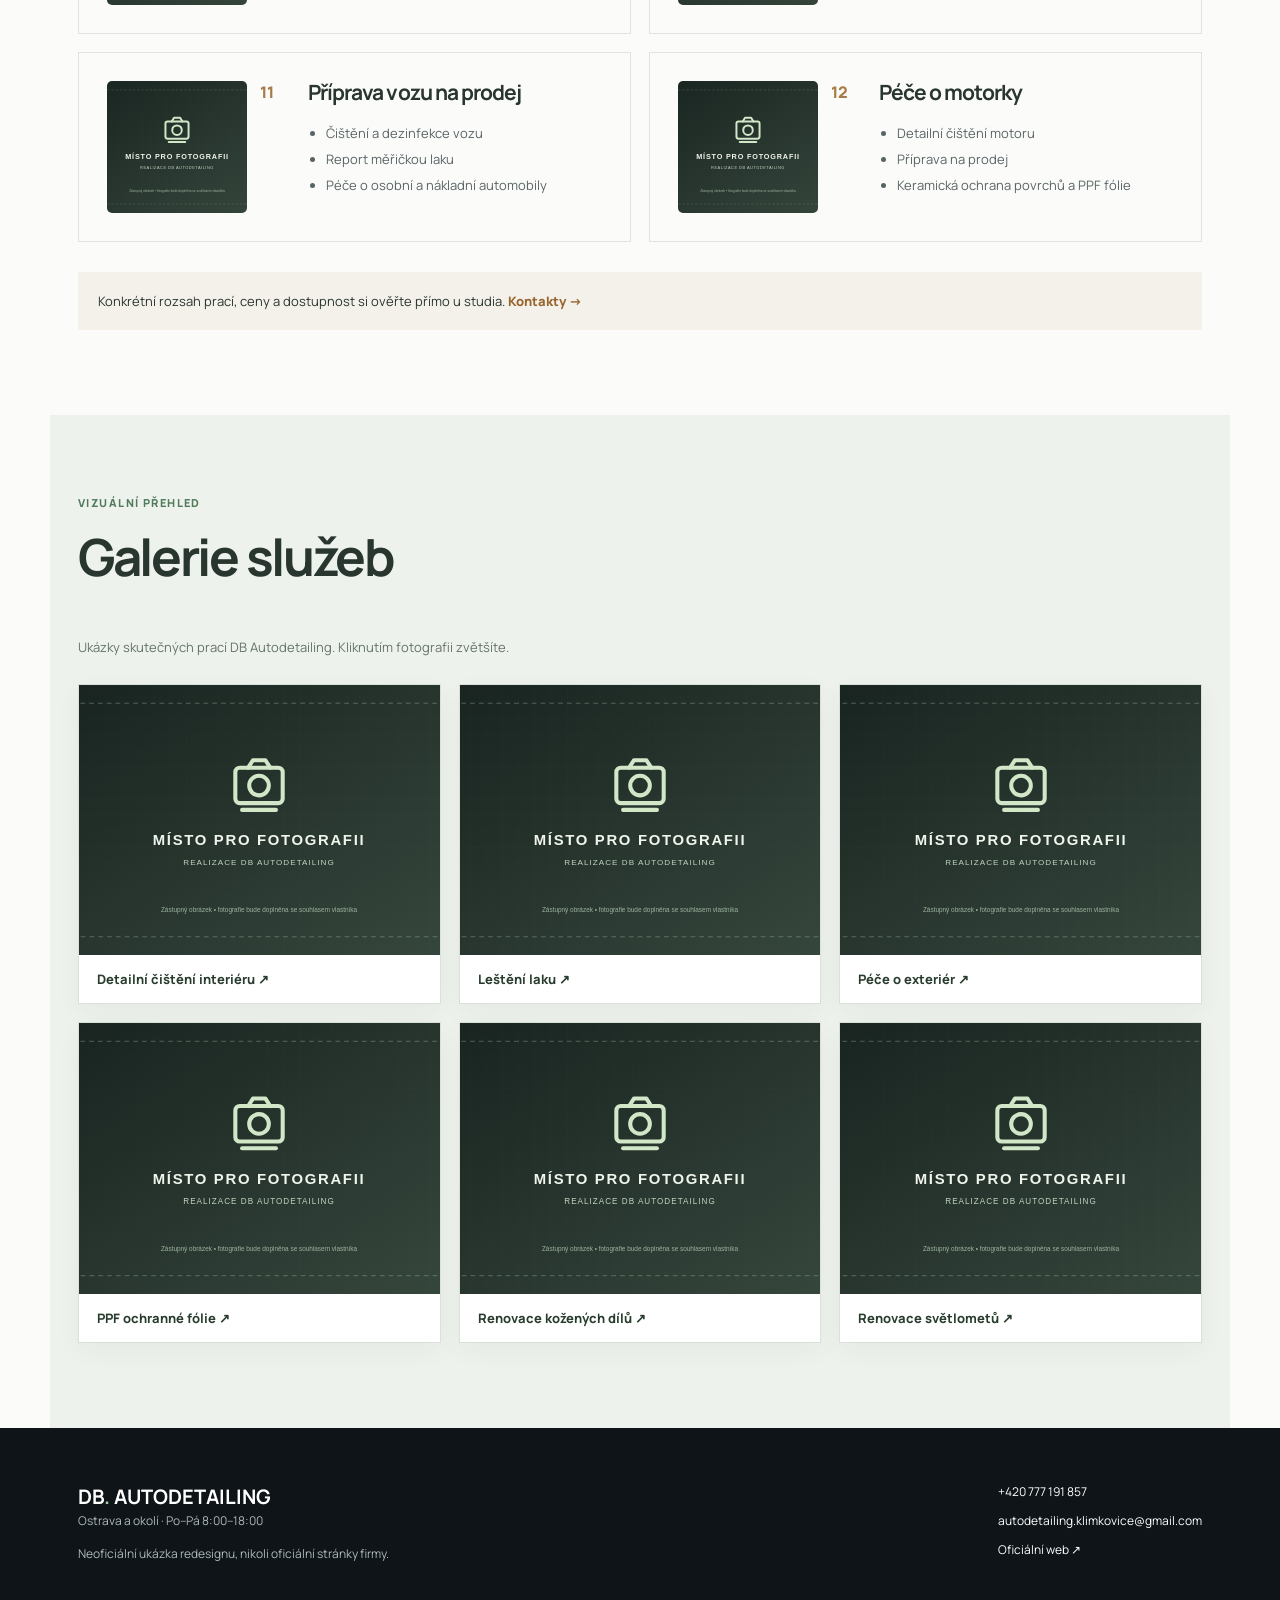
<file: sluzby.html>
<!DOCTYPE html>
<html lang="cs"><head><meta charset="utf-8"/><meta content="width=device-width,initial-scale=1" name="viewport"/><meta content="DB Autodetailing – přehled služeb a péče o vozidla v Ostravě a okolí. Neoficiální návrh webu." name="description"/><title>Služby | DB Autodetailing – návrh</title><link href="style.css" rel="stylesheet"/><script defer="" src="script.js"></script></head><body><div class="notice">NEOFICIÁLNÍ NÁVRH WEBU · NENÍ PROVOZOVÁN SPOLEČNOSTÍ DB AUTODETAILING</div><div class="topline"><span>Ostrava a okolí</span><span>Po–Pá 8:00–18:00</span><a href="tel:+420777191857">+420 777 191 857</a></div><header><a class="brand" href="index.html"><b>DB<span>.</span></b><span>AUTODETAILING<small>DAVID BAJÁK</small></span></a><button aria-controls="nav" aria-expanded="false" class="hamburger">☰ Menu</button><nav id="nav"><a class="" href="index.html">Úvod</a><a class="active" href="sluzby.html">Služby</a><a class="" href="keramika.html">Keramika a kůže</a><a class="" href="o-nas.html">O nás</a><a class="" href="kontakt.html">Kontakt</a></nav><a class="call" href="tel:+420777191857">Zavolat ↗</a></header><main><section class="page-hero"><div class="wrap"><span class="eyebrow">PŘEHLED NABÍDKY</span><h1>Služby</h1><p>Od pravidelného čištění až po renovaci laku a ochranné fólie. Vyberte si službu podle potřeb svého vozu.</p></div></section><section class="section wrap"><div class="service-grid"><article class="service-item" id="cisteni"><img alt="Kompletní čištění a údržba vozů – ukázka realizace" class="service-photo" loading="lazy" src="fotografie/placeholder.svg"/><span class="count">01</span><div><h3>Kompletní čištění a údržba vozů</h3><ul><li>Detailní čištění interiéru</li><li>Detailní mytí karoserie a kol</li><li>Mytí motoru</li></ul></div></article><article class="service-item" id="lak"><img alt="Leštění a renovace laku – ukázka realizace" class="service-photo" loading="lazy" src="fotografie/placeholder.svg"/><span class="count">02</span><div><h3>Leštění a renovace laku</h3><ul><li>Retušování defektů a škrábanců</li><li>Strojní leštění laku</li><li>Glazurování</li></ul></div></article><article class="service-item" id="ochrana"><img alt="Ochrana laku a skel – ukázka realizace" class="service-photo" loading="lazy" src="fotografie/placeholder.svg"/><span class="count">03</span><div><h3>Ochrana laku a skel</h3><ul><li>Keramické povlaky laku</li><li>Tekuté stěrače a voskování</li><li>Impregnace plastů a gum</li></ul></div></article><article class="service-item" id="ppf"><img alt="PPF ochranné fólie – ukázka realizace" class="service-photo" loading="lazy" src="fotografie/placeholder.svg"/><span class="count">04</span><div><h3>PPF ochranné fólie</h3><ul><li>Průhledné fólie na exteriér</li><li>Celopolepy vozidel</li><li>Fólie na displeje a interiérové části</li></ul></div></article><article class="service-item" id="interier"><img alt="Detailing interiéru – ukázka realizace" class="service-photo" loading="lazy" src="fotografie/placeholder.svg"/><span class="count">05</span><div><h3>Detailing interiéru</h3><ul><li>Mokré tepování sedaček</li><li>Čištění kůže systémem Fenice</li><li>Parní čištění a dezinfekce ozonem</li></ul></div></article><article class="service-item" id="okna"><img alt="Tónování oken KEETECFOL – ukázka realizace" class="service-photo" loading="lazy" src="fotografie/placeholder.svg"/><span class="count">06</span><div><h3>Tónování oken KEETECFOL</h3><ul><li>Zatmavení zadních oken</li><li>Ochranné fólie čelního okna</li><li>Keramické fólie pro snížení prostupu tepla a UV záření</li></ul></div></article><article class="service-item" id="volant"><img alt="Renovace volantů – ukázka realizace" class="service-photo" loading="lazy" src="fotografie/placeholder.svg"/><span class="count">07</span><div><h3>Renovace volantů</h3><ul><li>Opravy škrábanců a kitování</li><li>Barvení kůže</li><li>Obnova původního vzhledu</li></ul></div></article><article class="service-item" id="svetla"><img alt="Renovace světel – ukázka realizace" class="service-photo" loading="lazy" src="fotografie/placeholder.svg"/><span class="count">08</span><div><h3>Renovace světel</h3><ul><li>Broušení a leštění</li><li>Ochrana světel</li><li>PPF fólie na světla</li></ul></div></article><article class="service-item" id="mobilni"><img alt="Mobilní čištění – ukázka realizace" class="service-photo" loading="lazy" src="fotografie/placeholder.svg"/><span class="count">09</span><div><h3>Mobilní čištění</h3><ul><li>Možnost provést čištění u zákazníka</li></ul></div></article><article class="service-item" id="tahace"><img alt="Čištění tahačů – ukázka realizace" class="service-photo" loading="lazy" src="fotografie/placeholder.svg"/><span class="count">10</span><div><h3>Čištění tahačů</h3><ul><li>Čištění interiéru kabiny</li><li>Příprava pro dalšího řidiče</li><li>Keramická ochrana exteriéru</li></ul></div></article><article class="service-item" id="prodej"><img alt="Příprava vozu na prodej – ukázka realizace" class="service-photo" loading="lazy" src="fotografie/placeholder.svg"/><span class="count">11</span><div><h3>Příprava vozu na prodej</h3><ul><li>Čištění a dezinfekce vozu</li><li>Report měřičkou laku</li><li>Péče o osobní a nákladní automobily</li></ul></div></article><article class="service-item" id="motorky"><img alt="Péče o motorky – ukázka realizace" class="service-photo" loading="lazy" src="fotografie/placeholder.svg"/><span class="count">12</span><div><h3>Péče o motorky</h3><ul><li>Detailní čištění motoru</li><li>Příprava na prodej</li><li>Keramická ochrana povrchů a PPF fólie</li></ul></div></article></div><div class="note">Konkrétní rozsah prací, ceny a dostupnost si ověřte přímo u studia. <a href="kontakt.html">Kontakty →</a></div></section><section class="gallery-section section wrap" id="galerie"><div class="section-head"><div><span class="eyebrow">VIZUÁLNÍ PŘEHLED</span><h2>Galerie služeb</h2></div></div><p class="gallery-note">Ukázky skutečných prací DB Autodetailing. Kliknutím fotografii zvětšíte.</p><div class="gallery-grid"><button aria-label="Zvětšit: Detailní čištění interiéru" class="gallery-item" data-gallery="0" type="button"><img alt="Detailní čištění interiéru" loading="lazy" src="fotografie/placeholder.svg"/><span>Detailní čištění interiéru ↗</span></button><button aria-label="Zvětšit: Leštění laku" class="gallery-item" data-gallery="1" type="button"><img alt="Leštění laku" loading="lazy" src="fotografie/placeholder.svg"/><span>Leštění laku ↗</span></button><button aria-label="Zvětšit: Péče o exteriér" class="gallery-item" data-gallery="2" type="button"><img alt="Péče o exteriér" loading="lazy" src="fotografie/placeholder.svg"/><span>Péče o exteriér ↗</span></button><button aria-label="Zvětšit: PPF ochranné fólie" class="gallery-item" data-gallery="3" type="button"><img alt="PPF ochranné fólie" loading="lazy" src="fotografie/placeholder.svg"/><span>PPF ochranné fólie ↗</span></button><button aria-label="Zvětšit: Renovace kožených dílů" class="gallery-item" data-gallery="4" type="button"><img alt="Renovace kožených dílů" loading="lazy" src="fotografie/placeholder.svg"/><span>Renovace kožených dílů ↗</span></button><button aria-label="Zvětšit: Renovace světlometů" class="gallery-item" data-gallery="5" type="button"><img alt="Renovace světlometů" loading="lazy" src="fotografie/placeholder.svg"/><span>Renovace světlometů ↗</span></button></div></section><dialog aria-label="Prohlížení galerie" class="gallery-dialog" id="gallery-dialog"><div class="gallery-view"><img alt="" id="gallery-large"/><p id="gallery-caption"></p><div class="gallery-controls"><button aria-label="Předchozí obrázek" id="gallery-prev" type="button">← Předchozí</button><span class="gallery-count" id="gallery-count"></span><button aria-label="Další obrázek" id="gallery-next" type="button">Další →</button><button aria-label="Zavřít galerii" class="close-gallery" id="gallery-close" type="button">✕ Zavřít</button></div></div></dialog></main><footer><div><strong>DB<span class="accent">.</span> AUTODETAILING</strong><p>Ostrava a okolí · Po–Pá 8:00–18:00</p><p>Neoficiální ukázka redesignu, nikoli oficiální stránky firmy.</p></div><div><a href="tel:+420777191857">+420 777 191 857</a><a href="mailto:autodetailing.klimkovice@gmail.com">autodetailing.klimkovice@gmail.com</a><a href="https://dbautodetailing.webnode.cz/" rel="noopener" target="_blank">Oficiální web ↗</a></div></footer></body></html>
</file>
<file: style.css>
@import url('https://fonts.googleapis.com/css2?family=DM+Sans:wght@400;500;600;700;800&family=Manrope:wght@400;500;600;700;800&display=swap');:root{--dark:#242d2a;--navy:#34433e;--gold:#88a78b;--ink:#29352f;--muted:#69756f;--cream:#f3f5f1;--line:#d9e0da}*{box-sizing:border-box}html{scroll-behavior:smooth;scroll-padding-top:100px}body{margin:0;font-family:Manrope,Arial,sans-serif;color:var(--ink);background:#fff}a{color:inherit;text-decoration:none}button{font:inherit}.wrap{max-width:1180px;margin:auto;padding-left:28px;padding-right:28px}.notice{background:#26352d;color:#d7e8d9;text-align:center;font-size:10px;letter-spacing:.08em;padding:9px 12px;font-weight:700}.topline{background:var(--dark);color:#cdd1d0;display:flex;gap:30px;justify-content:flex-end;padding:9px max(28px,calc((100vw - 1124px)/2));font-size:11px}.topline a{color:var(--gold)}header{height:83px;display:flex;align-items:center;gap:40px;justify-content:space-between;padding:0 max(28px,calc((100vw - 1124px)/2));background:#fff;position:sticky;top:0;z-index:20;box-shadow:0 1px 0 #e5e4df}.brand{display:flex;align-items:center;gap:11px;font-weight:800;font-size:13px;letter-spacing:.025em;white-space:nowrap}.brand>b{background:var(--dark);color:white;padding:10px 12px;font-size:25px}.brand>b span,.accent{color:var(--gold)}.brand small{display:block;font-size:9px;letter-spacing:.16em;color:#8b9291;margin-top:4px}nav{display:flex;align-items:center;gap:24px}nav a{font-size:12px;font-weight:700;color:#485254}nav a:hover,nav a.active{color:#4f7e5b}.call{background:var(--dark);color:#fff;padding:13px 19px;font-size:12px;font-weight:800;white-space:nowrap}.call:hover,.btn:hover{background:#496954}.hamburger{display:none}h1,h2,h3,p{margin-top:0}h1,h2,h3{letter-spacing:-.045em;line-height:1.14}h1{font-size:clamp(48px,6vw,83px);margin:20px 0 24px}h2{font-size:clamp(34px,4vw,52px);margin:15px 0 22px}h3{font-size:21px}h1 em{font-style:normal;color:var(--gold)}.eyebrow{font-size:11px;font-weight:800;letter-spacing:.13em;color:#ae7d43}.hero{background:var(--dark);color:#fff}.hero-grid{min-height:610px;display:grid;grid-template-columns:1.1fr .9fr;align-items:center;gap:35px}.hero p{max-width:510px;line-height:1.85;color:#c3cccd;font-size:15px}.actions{display:flex;align-items:center;gap:27px;flex-wrap:wrap;margin:29px 0 55px}.btn{display:inline-flex;align-items:center;justify-content:space-between;gap:26px;background:#88a78b;color:#151b1e;font-size:13px;font-weight:800;padding:17px 22px;transition:background .2s}.btn span{font-size:19px}.subtle{font-size:13px;font-weight:700;color:#f4f2ee;border-bottom:1px solid var(--gold);padding-bottom:7px}.facts{display:flex;gap:30px;border-top:1px solid #364047;padding-top:25px}.facts div{display:flex;flex-direction:column;gap:5px}.facts b{font-size:20px;color:#fff}.facts small{color:#aab4b5;font-size:10px}.hero-art{min-height:380px;background:radial-gradient(ellipse at 50% 70%,#3b3730,#1b2429 58%,#131a1e);border:1px solid #384147;position:relative;overflow:hidden}.art-caption{position:absolute;bottom:20px;left:25px;font-size:10px;letter-spacing:.16em;color:#d1b28a}.car-mark{position:absolute;inset:0}.car-mark .roof{position:absolute;left:20%;top:34%;width:62%;height:24%;border-top:7px solid #88a78b;border-left:6px solid #88a78b;border-right:6px solid #88a78b;border-radius:60% 70% 0 0;transform:skewX(-15deg)}.car-mark .body{position:absolute;left:8%;top:57%;width:84%;height:21%;border-top:8px solid #d7d4cb;border-bottom:6px solid #757b7a;border-radius:28% 35% 13% 13%}.car-mark .wheel{position:absolute;top:71%;height:19%;aspect-ratio:1;border-radius:50%;background:#0b1012;border:7px solid #88a78b}.w1{left:21%}.w2{right:20%}.section{padding-top:85px;padding-bottom:85px}.section-head{display:flex;align-items:end;justify-content:space-between;gap:20px;margin-bottom:28px}.text-link{color:#a26f35;font-size:13px;font-weight:800;border-bottom:1px solid #b78d5b;padding-bottom:7px;display:inline-block}.cards{display:grid;grid-template-columns:repeat(4,1fr);gap:14px}.card{background:var(--cream);border:1px solid #ebe8e1;padding:27px 23px;min-height:265px;display:flex;flex-direction:column}.card:hover{border-color:#88a78b;box-shadow:0 8px 25px #0000000b}.card>span{color:#b38651;font-size:12px;font-weight:800}.card h3{margin:33px 0 13px}.card p{color:#667072;line-height:1.75;font-size:13px}.card b{font-size:12px;color:#9b6c34;margin-top:auto}.promo{background:#e9e2d6;padding:75px 0}.promo-grid{display:grid;grid-template-columns:1.3fr .7fr;align-items:center;gap:70px}.promo p,.about-short p,.split p,.contact-aside p{line-height:1.85;color:#5b6464;font-size:14px}.promo .btn{margin-top:15px}.price{padding:34px;background:#fff;border-top:5px solid var(--gold);display:flex;flex-direction:column;gap:12px}.price small{font-size:10px;letter-spacing:.1em;color:#a06d34;font-weight:800}.price strong{font-size:clamp(32px,4vw,48px);letter-spacing:-.05em}.price span{font-size:13px;font-weight:800}.price p{font-size:12px;margin:5px 0 0}.about-short{display:grid;grid-template-columns:1fr 1fr;gap:70px;align-items:center}.quote{background:#34433e;color:white;padding:45px}.quote span{font-size:70px;line-height:1;color:var(--gold);font-family:Georgia,serif}.quote p{font-size:24px;line-height:1.55;color:#fff}.quote small{font-size:10px;color:#88a78b;font-weight:800;letter-spacing:.08em}.bottom-cta{background:var(--dark);color:white;padding:65px 0}.bottom-cta .wrap{display:flex;justify-content:space-between;align-items:center;gap:30px}.bottom-cta h2{margin:0}.page-hero{background:var(--dark);color:white;padding:75px 0 85px}.page-hero h1{margin:15px 0}.page-hero p{max-width:630px;line-height:1.8;color:#c3cccd;font-size:15px}.service-grid{display:grid;grid-template-columns:repeat(2,1fr);gap:18px}.service-item{border:1px solid #e1e3df;padding:28px;display:grid;grid-template-columns:48px 1fr;gap:13px;scroll-margin-top:120px}.service-item h3{margin:0 0 15px}.count{color:#a87c49;font-weight:800}.service-item ul,.checklist{margin:0;padding-left:18px;color:#596365;line-height:2;font-size:13px}.note{margin-top:30px;padding:20px;background:#f4f1eb;font-size:13px}.note a{color:#98652e;font-weight:800}.split{display:grid;grid-template-columns:1.2fr .8fr;gap:70px;align-items:center}.alt{background:#f5f3ef}.feature-box{background:#1a242a;color:white;padding:45px}.feature-box span{font-size:12px;color:var(--gold);font-weight:800;letter-spacing:.1em}.feature-box strong{display:block;font-size:clamp(35px,5vw,65px);letter-spacing:-.06em;margin:22px 0}.feature-box p{color:#c9d0d0}.feature-box.warm{background:#5d4934}.feature-box.warm span{color:#ead0a7}.price.pale{background:#fff}.checklist{padding-left:20px;font-size:14px}.maxp{max-width:750px;line-height:1.9;color:#5d6768}.quote.big{min-height:350px}.contact-grid{display:grid;grid-template-columns:1.2fr .8fr;gap:55px}.contact-panel{background:#f6f5f1;padding:35px}.contact-panel .eyebrow{display:block;margin:0 0 10px}.contact-panel hr{border:0;border-top:1px solid #deded7;margin:30px 0}.contact-big{font-size:clamp(25px,3.5vw,42px);font-weight:800;letter-spacing:-.04em;display:block}.contact-email{font-weight:700;overflow-wrap:anywhere}.contact-panel p{font-size:13px;color:#626c6d}.contact-aside{padding:20px 0}.fine{font-size:12px!important;margin-top:25px}footer{background:#0e1418;color:white;padding:55px max(28px,calc((100vw - 1124px)/2));display:flex;justify-content:space-between;gap:40px}footer strong{font-size:20px}footer p{font-size:12px;color:#aeb9b8;max-width:380px;line-height:1.8}footer>div:last-child{display:flex;flex-direction:column;gap:12px;font-size:12px}footer a:hover{color:var(--gold)}@media(max-width:980px){header{gap:15px}nav{gap:13px}.cards{grid-template-columns:repeat(2,1fr)}.hero-grid{grid-template-columns:1fr}.hero-grid>div:first-child{padding-top:65px}.hero-art{margin-bottom:50px;min-height:270px}.promo-grid{gap:30px}}@media(max-width:720px){.topline{justify-content:center;flex-wrap:wrap;gap:9px 18px}.topline span:first-child{display:none}header{height:70px;padding:0 20px}.brand{font-size:11px}.brand>b{font-size:20px}.hamburger{display:block;background:white;border:1px solid #ddd;padding:9px 12px;font-weight:800;font-size:12px}.call{display:none}nav{display:none;position:absolute;top:70px;left:0;right:0;background:#fff;box-shadow:0 10px 18px #0002;padding:20px;flex-direction:column;align-items:stretch;gap:22px}nav.open{display:flex}.wrap{padding-left:20px;padding-right:20px}.hero-grid{min-height:0}.hero-grid>div:first-child{padding-top:55px}.hero-art{min-height:230px}.facts{gap:15px;flex-wrap:wrap}.section{padding-top:58px;padding-bottom:58px}.section-head{align-items:flex-start;flex-direction:column}.cards,.promo-grid,.about-short,.service-grid,.split,.contact-grid{grid-template-columns:1fr}.card{min-height:210px}.promo{padding:55px 0}.about-short{gap:30px}.bottom-cta .wrap{align-items:flex-start;flex-direction:column}.page-hero{padding:55px 0}.service-item{padding:23px}.quote{padding:30px}footer{flex-direction:column;padding:40px 20px}}@media(max-width:420px){.cards{grid-template-columns:1fr}h1{font-size:48px}.actions{align-items:flex-start;flex-direction:column}.facts b{font-size:17px}.hero-art{min-height:200px}}
/* Studio palette: forest green, sage, graphite and light grey. */
body{background:#fbfcfa}.notice{background:#283a30;color:#e1eee2}.topline{background:#27332d}.brand>b,.call{background:#304239}.brand>b span,.accent{color:#a9d0aa}.call:hover,.btn:hover{background:#466b52}.eyebrow,.text-link{color:#517b5b}nav a.active,nav a:hover{color:#416e4b}.hero{background:linear-gradient(115deg,#26372d,#46574e)}.btn{background:#85aa88;color:#102317}.card:hover{border-color:#89ab8e}.gallery-section{background:#eef2ed;padding-top:75px;padding-bottom:85px}.gallery-note{max-width:740px;font-size:13px;line-height:1.75;color:#65736a;margin:8px 0 25px}.gallery-grid{display:grid;grid-template-columns:repeat(3,minmax(0,1fr));gap:18px}.gallery-item{background:#fff;border:1px solid #d8e0d9;padding:0;text-align:left;cursor:zoom-in;overflow:hidden;box-shadow:0 8px 24px #1a2b1b0b}.gallery-item img{width:100%;aspect-ratio:4/3;display:block;object-fit:cover;transition:transform .25s}.gallery-item:hover img{transform:scale(1.035)}.gallery-item span{display:block;padding:15px 18px;font-weight:750;font-size:13px;color:#283c2e}.gallery-dialog{border:0;padding:0;background:#17231c;color:#fff;max-width:min(1050px,95vw);width:100%;box-shadow:0 25px 90px #0009}.gallery-dialog::backdrop{background:#08140eea}.gallery-view{display:grid;grid-template-columns:1fr;justify-items:center;padding:20px}.gallery-view img{max-height:74vh;max-width:100%;width:auto;object-fit:contain}.gallery-view p{font-size:13px;color:#d5e2d5;text-align:center}.gallery-controls{display:flex;align-items:center;justify-content:space-between;width:100%;gap:12px;margin-top:10px}.gallery-controls button{background:#8aab8b;color:#13271a;border:0;padding:12px 20px;font-weight:800;cursor:pointer}.gallery-controls button:hover{background:#b3cbb3}.gallery-controls .close-gallery{background:#e3e8e1}.gallery-count{font-size:12px;color:#d4dfd2}@media(max-width:800px){.gallery-grid{grid-template-columns:repeat(2,minmax(0,1fr))}}@media(max-width:520px){.gallery-grid{grid-template-columns:1fr}.gallery-view{padding:10px}.gallery-controls button{padding:11px 12px}}

/* Real photography, section shortcuts, map and responsive presentation */
.hero-photo{width:100%;height:100%;min-height:380px;object-fit:cover;display:block}.hero-art{min-height:380px}.hero-art::after{content:"";position:absolute;inset:50% 0 0;background:linear-gradient(transparent,#15231a99);pointer-events:none}.hero-art .art-caption{z-index:1;color:#fff}.quick-nav-shell{position:relative;height:0;z-index:9}.quick-nav{position:absolute;top:25px;right:28px;width:215px;background:#fff;border:1px solid #dce6dd;box-shadow:0 15px 38px #182b1b1f;padding:17px;border-radius:14px;display:flex;flex-direction:column;gap:3px}.quick-nav .eyebrow{margin:5px 7px 9px}.quick-nav a{font-size:12px;font-weight:700;padding:9px 10px;border-radius:7px;display:flex;justify-content:space-between;gap:8px;color:#304239}.quick-nav a:hover,.quick-nav a:focus-visible{background:#e8f0e8;color:#244f2f}.quick-nav a span{color:#648c6a}.quick-nav-divider{border-top:1px solid #dce6dd;margin:8px 0}.services-cta{margin-top:26px;display:flex;justify-content:center}.cards .card{cursor:default}.cards .card h3{margin-top:25px}.story-grid{display:grid;grid-template-columns:repeat(3,minmax(0,1fr));gap:16px}.story-grid figure,.inline-photo,.about-photo{margin:0}.story-grid img{width:100%;aspect-ratio:4/3;object-fit:cover;display:block}.story-grid figcaption,.inline-photo figcaption,.about-photo figcaption{padding:12px 0;color:#54715a;font-weight:800;font-size:12px}.service-item{grid-template-columns:140px 35px 1fr;align-items:start}.service-photo{width:140px;height:132px;object-fit:cover;border-radius:5px}.inline-photo img,.about-photo img{width:100%;max-height:250px;object-fit:cover;display:block}.feature-box .inline-photo{margin-bottom:20px}.feature-box .inline-photo figcaption{color:#d4e6d5}.about-photo{align-self:stretch}.about-photo img{height:100%;max-height:380px}.location-section{scroll-margin-top:100px}.map-frame{height:390px;background:#e8eee7;border:1px solid #d5dfd4;border-radius:12px;overflow:hidden;margin:26px 0}.map-frame iframe{width:100%;height:100%;border:0}.map-actions{display:flex;gap:24px;align-items:center;flex-wrap:wrap}.photo-story{padding-top:45px}.gallery-item img{aspect-ratio:4/3}@media(max-width:1150px){.quick-nav-shell{height:auto;padding-top:22px;padding-bottom:12px}.quick-nav{position:static;width:auto;display:grid;grid-template-columns:repeat(3,minmax(0,1fr));box-shadow:none}.quick-nav .eyebrow,.quick-nav-divider{grid-column:1/-1}.quick-nav .eyebrow{margin:7px 9px}.quick-nav-divider{margin:6px 0}}@media(max-width:760px){.quick-nav{grid-template-columns:repeat(2,minmax(0,1fr));padding:13px}.quick-nav a{font-size:11px}.story-grid{grid-template-columns:1fr 1fr}.service-item{grid-template-columns:100px 1fr;gap:12px}.service-photo{width:100px;height:100px;grid-row:span 2}.service-item .count{display:none}.hero-photo{min-height:250px}.map-frame{height:330px}}@media(max-width:480px){.quick-nav{grid-template-columns:1fr 1fr}.story-grid{grid-template-columns:1fr}.service-item{grid-template-columns:1fr}.service-photo{width:100%;height:185px;grid-row:auto}.map-frame{height:290px}}


/* Jednotné rozložení – bez rezervovaného bílého pruhu vedle sekcí. */
.hero-art{background:#26372d;min-height:0;aspect-ratio:4/3;display:flex;align-items:center;justify-content:center;overflow:hidden}
.hero-photo{width:100%;height:100%;min-height:0;object-fit:contain;object-position:center;display:block}
.hero-art::after{inset:auto 0 0;height:85px;background:linear-gradient(transparent,#15231aaa)}
.quick-nav-heading{display:flex;align-items:center;justify-content:space-between;gap:8px;min-width:0}
.quick-nav-heading .eyebrow{display:block;margin:0!important;letter-spacing:.10em;font-size:10px;color:#4e7957;white-space:nowrap}
.quick-nav-drag{appearance:none;border:1px solid #d8e2d9;background:#edf3ec;color:#345542;border-radius:9px;width:36px;height:36px;display:grid;place-items:center;font-size:25px;line-height:1;cursor:grab;touch-action:none;user-select:none;flex:none}
.quick-nav-drag:hover,.quick-nav-drag:focus-visible{background:#dce9dc;outline:2px solid #82a58a;outline-offset:2px}
.quick-nav-drag:active,.quick-nav.is-dragging .quick-nav-drag{cursor:grabbing}
@media(min-width:1101px){
  body:has(.quick-nav-shell) main{margin:0!important;width:100%!important;max-width:none!important}
  body:has(.quick-nav-shell) main>.hero,
  body:has(.quick-nav-shell) main>.promo,
  body:has(.quick-nav-shell) main>.bottom-cta,
  body:has(.quick-nav-shell) main>.section{width:100%!important;max-width:none!important;box-sizing:border-box}
  body:has(.quick-nav-shell) main .wrap{max-width:1440px!important;padding-left:28px!important;padding-right:280px!important;margin-left:auto!important;margin-right:auto!important;box-sizing:border-box}
  body:has(.quick-nav-shell) main>.section.wrap{max-width:1440px!important}
  body:has(.quick-nav-shell) main>.gallery-section.wrap{max-width:none!important;padding-left:max(28px,calc((100vw - 1440px)/2 + 28px))!important;padding-right:max(280px,calc((100vw - 1440px)/2 + 280px))!important}
  .quick-nav-shell{height:0!important;min-height:0!important;padding:0!important;position:static!important}
  .quick-nav{position:fixed!important;left:auto!important;right:22px!important;top:155px!important;width:220px!important;max-height:calc(100dvh - 175px)!important;overflow-y:auto!important;display:flex!important;flex-direction:column!important;gap:3px!important;grid-template-columns:none!important;padding:16px!important;z-index:60!important;box-shadow:0 12px 35px #15271c20!important}
  .quick-nav.is-dragged{left:var(--quick-nav-x)!important;top:var(--quick-nav-y)!important;right:auto!important;bottom:auto!important}
  .quick-nav.is-dragging{transition:none!important;user-select:none}
  .quick-nav-heading{margin-bottom:8px}
  .hero-grid{grid-template-columns:minmax(0,1fr) minmax(0,.9fr);gap:26px}
  .hero-grid>div{min-width:0}
  .hero-grid h1{font-size:clamp(43px,4.6vw,73px)}
}
@media(max-width:1100px){
  body:has(.quick-nav-shell) main{margin:0!important;width:100%!important}
  .quick-nav-shell{height:auto!important;position:relative!important;padding-top:24px!important;padding-bottom:16px!important}
  .quick-nav{position:static!important;left:auto!important;right:auto!important;top:auto!important;width:100%!important;max-height:none!important;overflow:visible!important;display:grid!important;grid-template-columns:repeat(2,minmax(0,1fr))!important;box-shadow:none!important}
  .quick-nav-heading{grid-column:1/-1!important}
  .quick-nav-drag{display:none!important}
  .hero-grid{grid-template-columns:1fr}
  .hero-art{max-width:720px;width:100%;margin-bottom:40px}
}
@media(max-width:520px){.quick-nav{grid-template-columns:1fr!important}.hero-art{aspect-ratio:4/3}}
</file>
